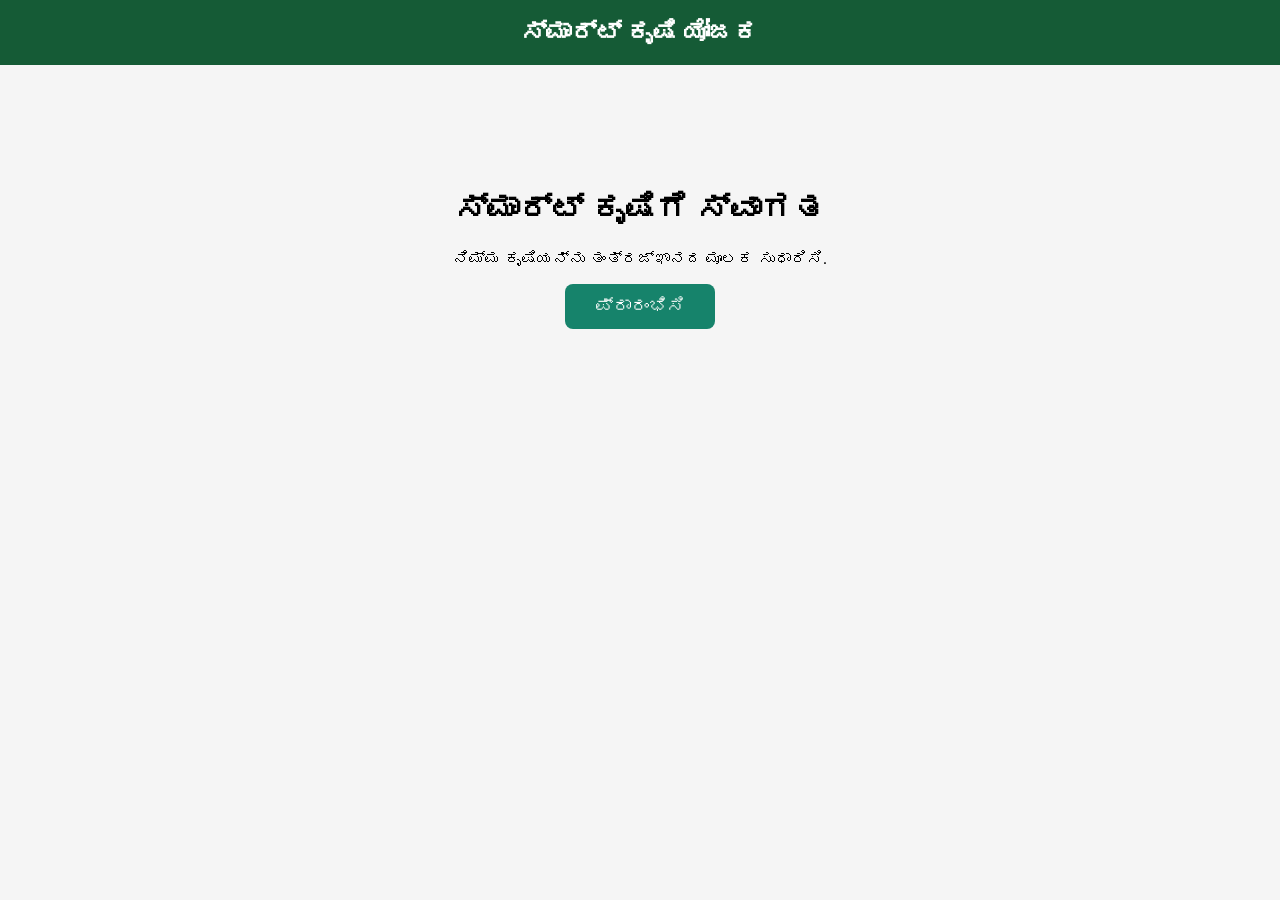
<file: frontend/index.html>
<!DOCTYPE html>
<html lang="kn">
<head>
    <meta charset="UTF-8">
    <meta name="viewport" content="width=device-width, initial-scale=1.0">
    <title>ಸ್ಮಾರ್ಟ್ ಕೃಷಿ ಯೋಜಕ</title>

    <style>
        body {
            font-family: Arial, sans-serif;
            margin: 0;
            background: #f5f5f5;
            text-align: center;
        }

        header {
            background: #155b36;
            color: white;
            padding: 18px;
            font-size: 25px;
            font-weight: bold;
        }

        .container {
            margin: 80px auto;
            padding: 25px;
        }

        button {
            background: #16836b;
            color: white;
            border: none;
            padding: 12px 30px;
            border-radius: 8px;
            cursor: pointer;
            font-size: 18px;
        }

        #customAlert {
            display: none;
            position: fixed;
            top: 40%;
            left: 50%;
            transform: translate(-50%, -50%);
            background: white;
            padding: 25px;
            width: 280px;
            border-radius: 12px;
            box-shadow: 0 0 20px #777;
            z-index: 9999;
        }

        #customAlert h3 {
            color: #155b36;
        }
    </style>
</head>

<body>

<header>
    ಸ್ಮಾರ್ಟ್ ಕೃಷಿ ಯೋಜಕ
</header>

<div class="container">
    <h1>ಸ್ಮಾರ್ಟ್ ಕೃಷಿಗೆ ಸ್ವಾಗತ</h1>

    <p>ನಿಮ್ಮ ಕೃಷಿಯನ್ನು ತಂತ್ರಜ್ಞಾನದ ಮೂಲಕ ಸುಧಾರಿಸಿ.</p>

    <button onclick="window.location.href='register.html'">
    ಪ್ರಾರಂಭಿಸಿ
</button>
</div>

<div id="customAlert">
    <h3>ಸಂದೇಶ</h3>
    <p id="alertMessage"></p>
    <button onclick="closeAlert()">ಸರಿ</button>
</div>

<script>
function showAlert(message) {
    document.getElementById("alertMessage").innerText = message;
    document.getElementById("customAlert").style.display = "block";
}

function closeAlert() {
    document.getElementById("customAlert").style.display = "none";
}
</script>

</body>
</html>
</file>
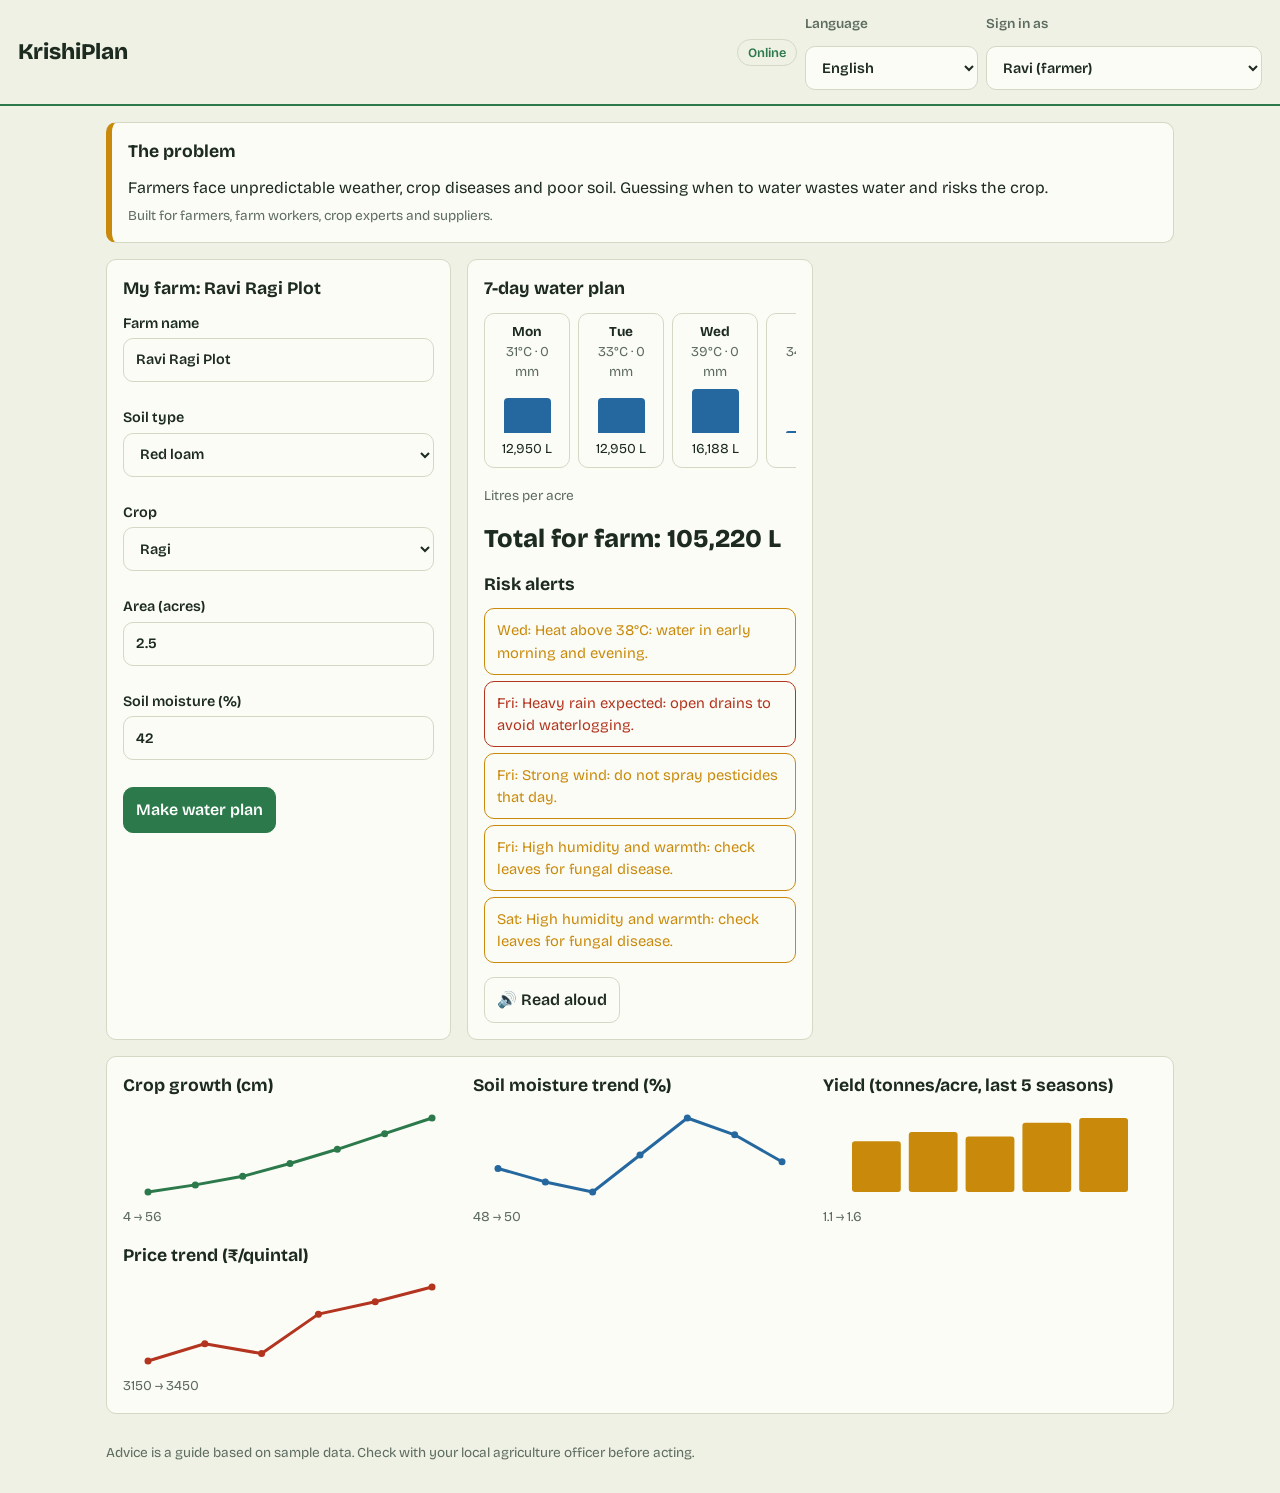
<file: frontend_c/frontend/index.html>
<!DOCTYPE html>
<html lang="en">
<head>
<meta charset="utf-8">
<meta name="viewport" content="width=device-width, initial-scale=1, viewport-fit=cover">
<title>KrishiPlan – Farm Water & Risk Planner</title>
<link rel="preconnect" href="https://fonts.googleapis.com">
<link href="https://fonts.googleapis.com/css2?family=Bricolage+Grotesque:wght@400;600;800&display=swap" rel="stylesheet">
<link rel="stylesheet" href="style.css">
</head>
<body>
<header>
  <h1 id="t_app">KrishiPlan</h1>
  <div class="bar">
    <span id="net" class="badge on" role="status"></span>
    <label class="bar" style="margin:0"><span id="t_lang" class="muted">Language</span>
      <select id="lang" aria-label="Language"><option value="en">English</option><option value="kn">ಕನ್ನಡ</option><option value="hi">हिन्दी</option></select></label>
    <label class="bar" style="margin:0"><span id="t_user" class="muted">Sign in as</span>
      <select id="user" aria-label="User"></select></label>
  </div>
</header>

<main>
  <section class="card intro" aria-labelledby="t_prob">
    <h2 id="t_prob"></h2>
    <p id="t_probtxt" style="margin:0 0 6px"></p>
    <p id="t_users" class="muted" style="margin:0"></p>
  </section>

  <div id="app" class="grid"></div>
</main>
<div id="toast" class="toast hidden" role="status"></div>

<script src="script.js"></script>
</body>
</html>
</file>
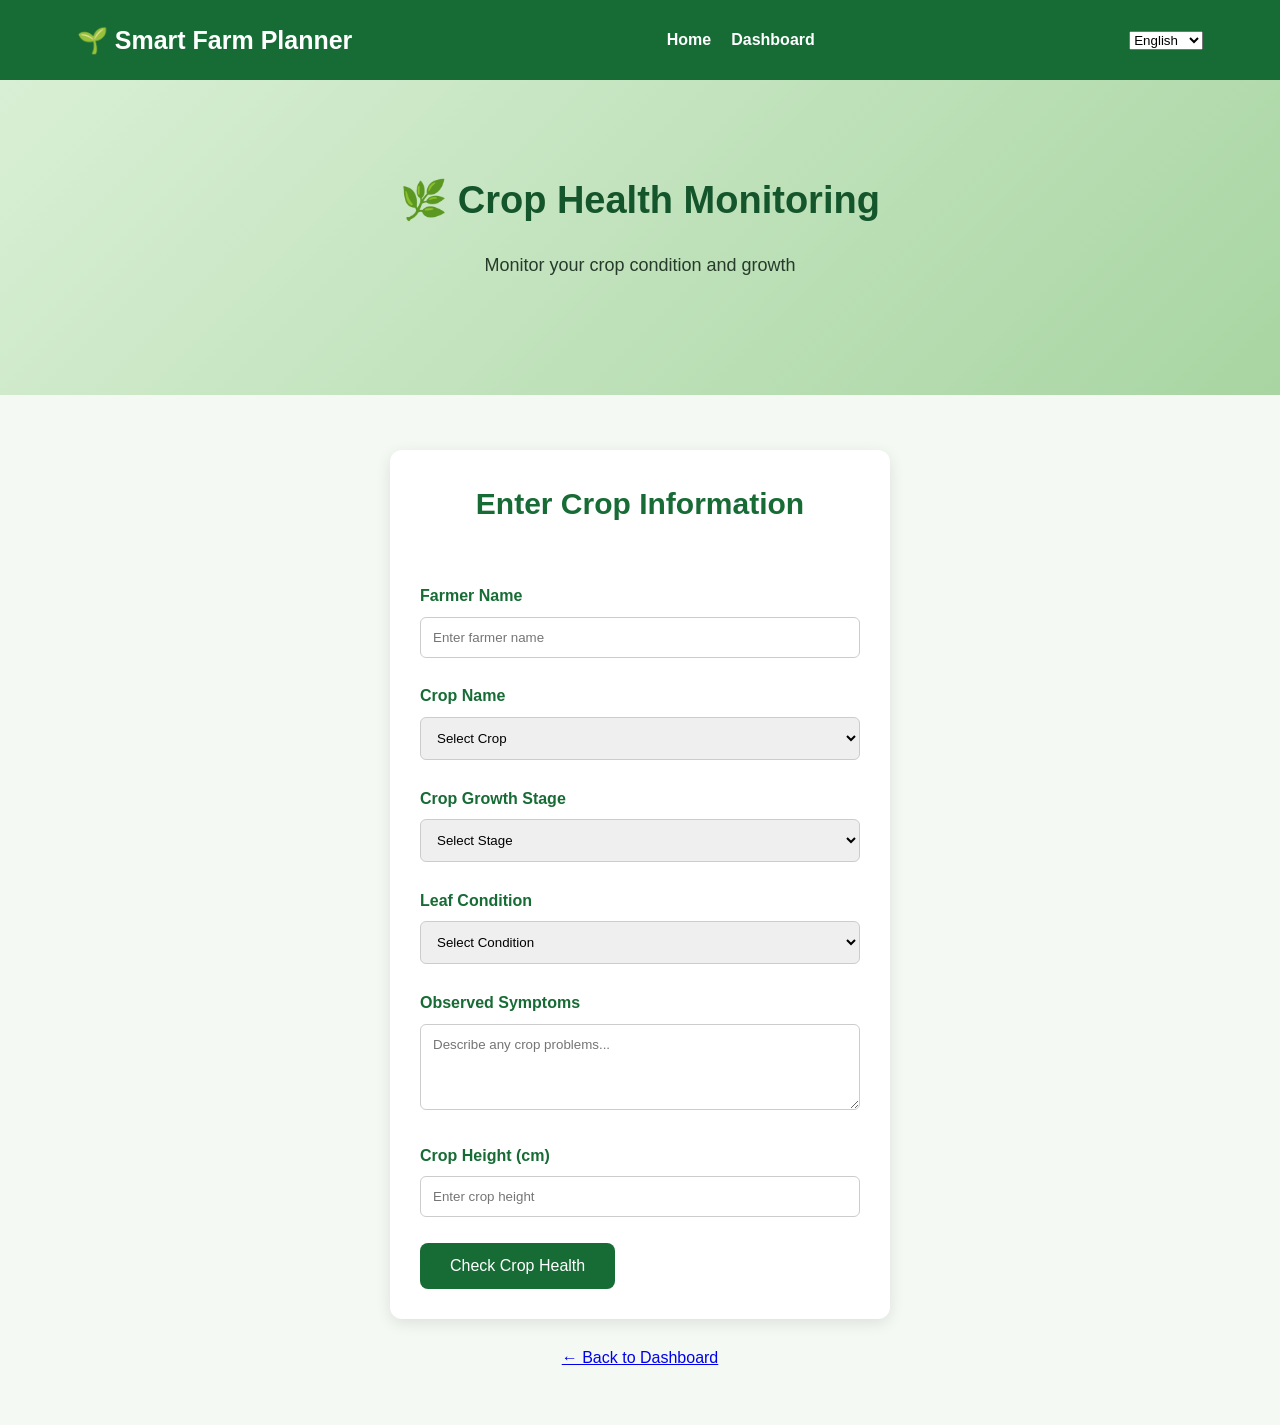
<file: frontend/crop-health.html>
<!DOCTYPE html>
<html lang="en">

<head>
    <meta charset="UTF-8">
    <meta name="viewport" content="width=device-width, initial-scale=1.0">
    <title>Crop Health - Smart Farm Planner</title>
    <link rel="stylesheet" href="style.css">
</head>

<body>

    <header>
        <h2>🌱 Smart Farm Planner</h2>

        <nav>
            <a href="index.html" data-key="home">Home</a>
            <a href="dashboard.html" data-key="dashboard">Dashboard</a>
        </nav>

        <select id="languageSelect" onchange="changeLanguage()">
            <option value="en">English</option>
            <option value="kn">ಕನ್ನಡ</option>
        </select>
    </header>

    <section class="hero">

        <h1 data-key="title">🌿 Crop Health Monitoring</h1>

        <p data-key="subtitle">Monitor your crop condition and growth</p>

    </section>

    <section class="features">

        <form id="cropHealthForm">

            <h2 data-key="formTitle">Enter Crop Information</h2>

            <br>

            <label data-key="farmer">Farmer Name</label>

            <input type="text" id="cropFarmer"
                data-placeholder="farmerPlaceholder"
                placeholder="Enter farmer name" required>

            <br><br>

            <label data-key="crop">Crop Name</label>

            <select id="cropName" required>
                <option value="" data-key="selectCrop">Select Crop</option>
                <option value="Rice" data-key="rice">Rice</option>
                <option value="Wheat" data-key="wheat">Wheat</option>
                <option value="Maize" data-key="maize">Maize</option>
                <option value="Tomato" data-key="tomato">Tomato</option>
                <option value="Ragi" data-key="ragi">Ragi</option>
                <option value="Sugarcane" data-key="sugarcane">Sugarcane</option>
                <option value="Groundnut" data-key="groundnut">Groundnut</option>
            </select>

            <br><br>

            <label data-key="stage">Crop Growth Stage</label>

            <select id="growthStage" required>
                <option value="" data-key="selectStage">Select Stage</option>
                <option value="Seedling" data-key="seedling">Seedling</option>
                <option value="Vegetative" data-key="vegetative">Vegetative</option>
                <option value="Flowering" data-key="flowering">Flowering</option>
                <option value="Fruiting" data-key="fruiting">Fruiting</option>
                <option value="Maturity" data-key="maturity">Maturity</option>
            </select>

            <br><br>

            <label data-key="leaf">Leaf Condition</label>

            <select id="leafCondition" required>
                <option value="" data-key="selectCondition">Select Condition</option>
                <option value="Green and Healthy" data-key="green">Green and Healthy</option>
                <option value="Yellow Leaves" data-key="yellow">Yellow Leaves</option>
                <option value="Brown Spots" data-key="brown">Brown Spots</option>
                <option value="Wilting" data-key="wilting">Wilting</option>
                <option value="Curled Leaves" data-key="curled">Curled Leaves</option>
            </select>

            <br><br>

            <label data-key="symptoms">Observed Symptoms</label>

            <textarea id="symptoms"
                data-placeholder="symptomsPlaceholder"
                placeholder="Describe any crop problems..."
                rows="4"></textarea>

            <br><br>

            <label data-key="height">Crop Height (cm)</label>

            <input type="number" id="cropHeight"
                min="0" step="0.1"
                data-placeholder="heightPlaceholder"
                placeholder="Enter crop height" required>

            <br><br>

            <button type="submit" data-key="check">
                Check Crop Health
            </button>

        </form>

        <div id="cropHealthResult"></div>

        <br>

        <a href="dashboard.html" data-key="back">← Back to Dashboard</a>

    </section>

    <script src="script.js"></script>

    <script>
        const cropTranslations = {
            en: {
                home: "Home",
                dashboard: "Dashboard",
                title: "🌿 Crop Health Monitoring",
                subtitle: "Monitor your crop condition and growth",
                formTitle: "Enter Crop Information",
                farmer: "Farmer Name",
                farmerPlaceholder: "Enter farmer name",
                crop: "Crop Name",
                selectCrop: "Select Crop",
                rice: "Rice",
                wheat: "Wheat",
                maize: "Maize",
                tomato: "Tomato",
                ragi: "Ragi",
                sugarcane: "Sugarcane",
                groundnut: "Groundnut",
                stage: "Crop Growth Stage",
                selectStage: "Select Stage",
                seedling: "Seedling",
                vegetative: "Vegetative",
                flowering: "Flowering",
                fruiting: "Fruiting",
                maturity: "Maturity",
                leaf: "Leaf Condition",
                selectCondition: "Select Condition",
                green: "Green and Healthy",
                yellow: "Yellow Leaves",
                brown: "Brown Spots",
                wilting: "Wilting",
                curled: "Curled Leaves",
                symptoms: "Observed Symptoms",
                symptomsPlaceholder: "Describe any crop problems...",
                height: "Crop Height (cm)",
                heightPlaceholder: "Enter crop height",
                check: "Check Crop Health",
                back: "← Back to Dashboard"
            },

            kn: {
                home: "ಮುಖಪುಟ",
                dashboard: "ಡ್ಯಾಶ್‌ಬೋರ್ಡ್",
                title: "🌿 ಬೆಳೆ ಆರೋಗ್ಯ ಮೇಲ್ವಿಚಾರಣೆ",
                subtitle: "ನಿಮ್ಮ ಬೆಳೆಯ ಸ್ಥಿತಿ ಮತ್ತು ಬೆಳವಣಿಗೆಯನ್ನು ಗಮನಿಸಿ",
                formTitle: "ಬೆಳೆಯ ಮಾಹಿತಿಯನ್ನು ನಮೂದಿಸಿ",
                farmer: "ರೈತರ ಹೆಸರು",
                farmerPlaceholder: "ರೈತರ ಹೆಸರನ್ನು ನಮೂದಿಸಿ",
                crop: "ಬೆಳೆಯ ಹೆಸರು",
                selectCrop: "ಬೆಳೆಯನ್ನು ಆಯ್ಕೆಮಾಡಿ",
                rice: "ಭತ್ತ",
                wheat: "ಗೋಧಿ",
                maize: "ಮೆಕ್ಕೆಜೋಳ",
                tomato: "ಟೊಮೆಟೊ",
                ragi: "ರಾಗಿ",
                sugarcane: "ಕಬ್ಬು",
                groundnut: "ಕಡಲೆಕಾಯಿ",
                stage: "ಬೆಳೆಯ ಬೆಳವಣಿಗೆಯ ಹಂತ",
                selectStage: "ಹಂತವನ್ನು ಆಯ್ಕೆಮಾಡಿ",
                seedling: "ಸಸಿ ಹಂತ",
                vegetative: "ಸಸ್ಯ ಬೆಳವಣಿಗೆಯ ಹಂತ",
                flowering: "ಹೂ ಬಿಡುವ ಹಂತ",
                fruiting: "ಹಣ್ಣು ಬಿಡುವ ಹಂತ",
                maturity: "ಪಕ್ವತೆಯ ಹಂತ",
                leaf: "ಎಲೆಗಳ ಸ್ಥಿತಿ",
                selectCondition: "ಸ್ಥಿತಿಯನ್ನು ಆಯ್ಕೆಮಾಡಿ",
                green: "ಹಸಿರು ಮತ್ತು ಆರೋಗ್ಯಕರ",
                yellow: "ಹಳದಿ ಎಲೆಗಳು",
                brown: "ಕಂದು ಬಣ್ಣದ ಕಲೆಗಳು",
                wilting: "ಬಾಡುತ್ತಿರುವ ಎಲೆಗಳು",
                curled: "ಸುರುಳಿಯಾದ ಎಲೆಗಳು",
                symptoms: "ಕಂಡುಬಂದ ಲಕ್ಷಣಗಳು",
                symptomsPlaceholder: "ಬೆಳೆಯ ಸಮಸ್ಯೆಗಳನ್ನು ವಿವರಿಸಿ...",
                height: "ಬೆಳೆಯ ಎತ್ತರ (ಸೆಂ.ಮೀ.)",
                heightPlaceholder: "ಬೆಳೆಯ ಎತ್ತರವನ್ನು ನಮೂದಿಸಿ",
                check: "ಬೆಳೆಯ ಆರೋಗ್ಯ ಪರಿಶೀಲಿಸಿ",
                back: "← ಡ್ಯಾಶ್‌ಬೋರ್ಡ್‌ಗೆ ಹಿಂತಿರುಗಿ"
            }
        };

        function changeLanguage() {
            const lang = document.getElementById("languageSelect").value;

            localStorage.setItem("farmLanguage", lang);

            document.querySelectorAll("[data-key]").forEach(element => {
                const key = element.getAttribute("data-key");
                element.textContent = cropTranslations[lang][key];
            });

            document.querySelectorAll("[data-placeholder]").forEach(element => {
                const key = element.getAttribute("data-placeholder");
                element.placeholder = cropTranslations[lang][key];
            });
        }

        window.addEventListener("DOMContentLoaded", function () {
            const savedLanguage = localStorage.getItem("farmLanguage") || "en";
            document.getElementById("languageSelect").value = savedLanguage;
            changeLanguage();
        });
    </script>

</body>
</html>
</file>
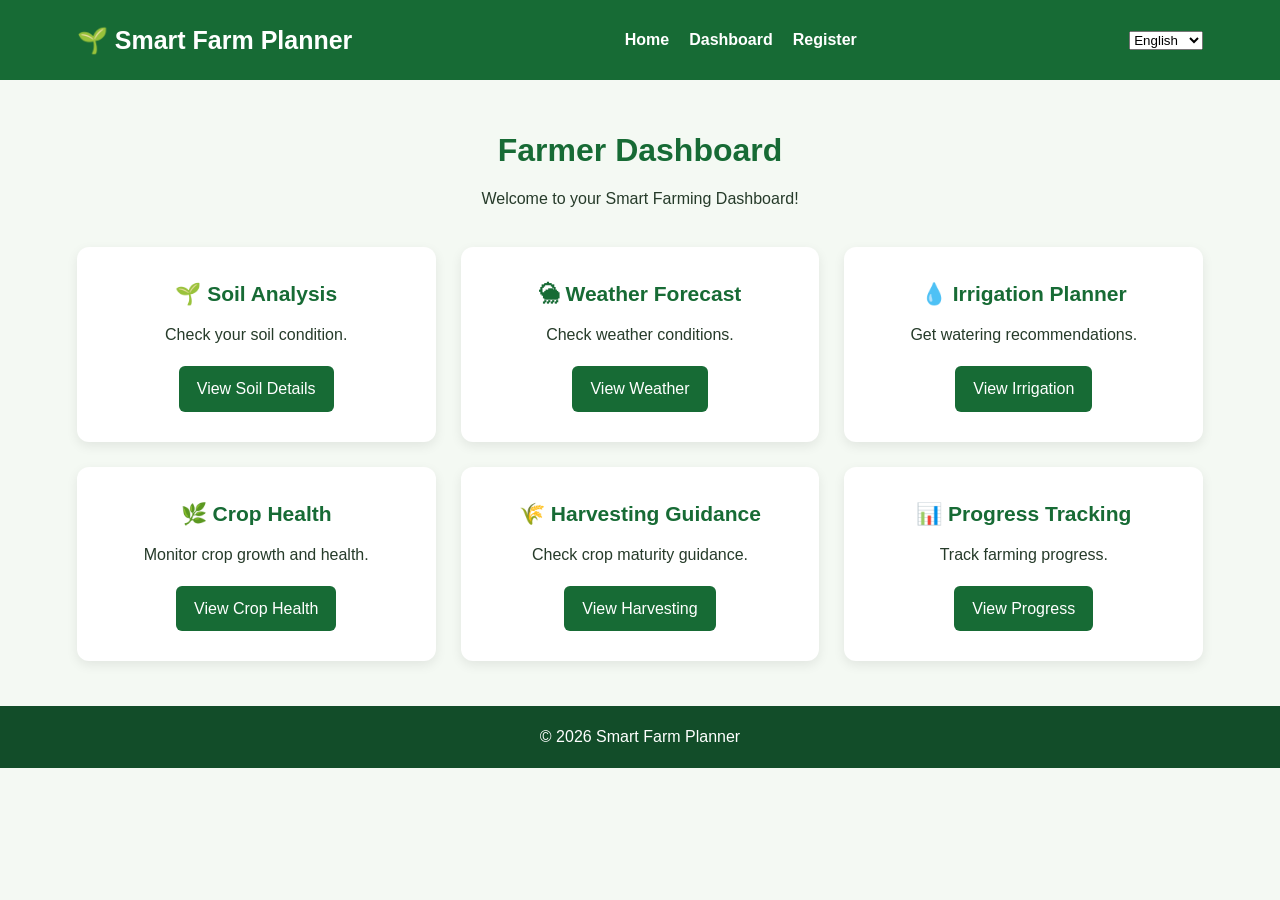
<file: frontend/dashboard.html>
<!DOCTYPE html>
<html lang="en">

<head>
    <meta charset="UTF-8">
    <meta name="viewport" content="width=device-width, initial-scale=1.0">
    <title>Farmer Dashboard</title>
    <link rel="stylesheet" href="style.css">
</head>

<body>

    <header>
        <h2>🌱 Smart Farm Planner</h2>

        <nav>
            <a href="index.html" data-translate="home">Home</a>
            <a href="dashboard.html" data-translate="dashboardLink">Dashboard</a>
            <a href="register.html" data-translate="register">Register</a>
        </nav>

        <select id="languageSelect" onchange="changeDashboardLanguage()">
            <option value="en">English</option>
            <option value="kn">ಕನ್ನಡ</option>
        </select>
    </header>

    <section class="dashboard">

        <h1 data-translate="dashboard">Farmer Dashboard</h1>

        <p data-translate="welcome">Welcome to your Smart Farming Dashboard!</p>

        <div class="dashboard-container">

            <div class="dashboard-card">
                <h2 data-translate="soil">🌱 Soil Analysis</h2>
                <p data-translate="soilDesc">Check your soil condition.</p>
                <a href="soil.html" data-translate="soilLink">View Soil Details</a>
            </div>

            <div class="dashboard-card">
                <h2 data-translate="weather">🌦 Weather Forecast</h2>
                <p data-translate="weatherDesc">Check weather conditions.</p>
                <a href="weather.html" data-translate="weatherLink">View Weather</a>
            </div>

            <div class="dashboard-card">
                <h2 data-translate="irrigation">💧 Irrigation Planner</h2>
                <p data-translate="irrigationDesc">Get watering recommendations.</p>
                <a href="irrigation.html" data-translate="irrigationLink">View Irrigation</a>
            </div>

            <div class="dashboard-card">
                <h2 data-translate="cropHealth">🌿 Crop Health</h2>
                <p data-translate="cropHealthDesc">Monitor crop growth and health.</p>
                <a href="crop-health.html" data-translate="cropHealthLink">View Crop Health</a>
            </div>

            <div class="dashboard-card">
                <h2 data-translate="harvesting">🌾 Harvesting Guidance</h2>
                <p data-translate="harvestingDesc">Check crop maturity guidance.</p>
                <a href="harvesting.html" data-translate="harvestingLink">View Harvesting</a>
            </div>

            <div class="dashboard-card">
                <h2 data-translate="progress">📊 Progress Tracking</h2>
                <p data-translate="progressDesc">Track farming progress.</p>
                <a href="progress.html" data-translate="progressLink">View Progress</a>
            </div>

        </div>
    </section>

    <footer>
        <p data-translate="copyright">© 2026 Smart Farm Planner</p>
    </footer>

    <script src="script.js"></script>

    <script>
        const dashboardTranslations = {
            en: {
                home: "Home",
                dashboardLink: "Dashboard",
                register: "Register",
                dashboard: "Farmer Dashboard",
                welcome: "Welcome to your Smart Farming Dashboard!",
                soil: "🌱 Soil Analysis",
                soilDesc: "Check your soil condition.",
                soilLink: "View Soil Details",
                weather: "🌦 Weather Forecast",
                weatherDesc: "Check weather conditions.",
                weatherLink: "View Weather",
                irrigation: "💧 Irrigation Planner",
                irrigationDesc: "Get watering recommendations.",
                irrigationLink: "View Irrigation",
                cropHealth: "🌿 Crop Health",
                cropHealthDesc: "Monitor crop growth and health.",
                cropHealthLink: "View Crop Health",
                harvesting: "🌾 Harvesting Guidance",
                harvestingDesc: "Check crop maturity guidance.",
                harvestingLink: "View Harvesting",
                progress: "📊 Progress Tracking",
                progressDesc: "Track farming progress.",
                progressLink: "View Progress",
                copyright: "© 2026 Smart Farm Planner"
            },

            kn: {
                home: "ಮುಖಪುಟ",
                dashboardLink: "ಡ್ಯಾಶ್‌ಬೋರ್ಡ್",
                register: "ನೋಂದಣಿ",
                dashboard: "ರೈತರ ಡ್ಯಾಶ್‌ಬೋರ್ಡ್",
                welcome: "ನಿಮ್ಮ ಸ್ಮಾರ್ಟ್ ಕೃಷಿ ಡ್ಯಾಶ್‌ಬೋರ್ಡ್‌ಗೆ ಸ್ವಾಗತ!",
                soil: "🌱 ಮಣ್ಣಿನ ವಿಶ್ಲೇಷಣೆ",
                soilDesc: "ನಿಮ್ಮ ಮಣ್ಣಿನ ಸ್ಥಿತಿಯನ್ನು ಪರಿಶೀಲಿಸಿ.",
                soilLink: "ಮಣ್ಣಿನ ವಿವರಗಳನ್ನು ವೀಕ್ಷಿಸಿ",
                weather: "🌦 ಹವಾಮಾನ ಮುನ್ಸೂಚನೆ",
                weatherDesc: "ಹವಾಮಾನ ಪರಿಸ್ಥಿತಿಯನ್ನು ಪರಿಶೀಲಿಸಿ.",
                weatherLink: "ಹವಾಮಾನ ವೀಕ್ಷಿಸಿ",
                irrigation: "💧 ನೀರಾವರಿ ಯೋಜಕ",
                irrigationDesc: "ನೀರಾವರಿ ಸಲಹೆಗಳನ್ನು ಪಡೆಯಿರಿ.",
                irrigationLink: "ನೀರಾವರಿ ವೀಕ್ಷಿಸಿ",
                cropHealth: "🌿 ಬೆಳೆ ಆರೋಗ್ಯ",
                cropHealthDesc: "ಬೆಳೆಯ ಬೆಳವಣಿಗೆ ಮತ್ತು ಆರೋಗ್ಯವನ್ನು ಗಮನಿಸಿ.",
                cropHealthLink: "ಬೆಳೆ ಆರೋಗ್ಯ ವೀಕ್ಷಿಸಿ",
                harvesting: "🌾 ಕೊಯ್ಲು ಮಾರ್ಗದರ್ಶನ",
                harvestingDesc: "ಬೆಳೆಯ ಪಕ್ವತೆಯ ಮಾಹಿತಿಯನ್ನು ಪರಿಶೀಲಿಸಿ.",
                harvestingLink: "ಕೊಯ್ಲು ಮಾಹಿತಿ ವೀಕ್ಷಿಸಿ",
                progress: "📊 ಪ್ರಗತಿ ಮೇಲ್ವಿಚಾರಣೆ",
                progressDesc: "ಕೃಷಿಯ ಪ್ರಗತಿಯನ್ನು ಗಮನಿಸಿ.",
                progressLink: "ಪ್ರಗತಿ ವೀಕ್ಷಿಸಿ",
                copyright: "© 2026 ಸ್ಮಾರ್ಟ್ ಫಾರ್ಮ್ ಪ್ಲಾನರ್"
            }
        };

        function changeDashboardLanguage() {
            const lang = document.getElementById("languageSelect").value;

            localStorage.setItem("farmLanguage", lang);

            document.querySelectorAll("[data-translate]").forEach(element => {
                const key = element.getAttribute("data-translate");
                element.textContent = dashboardTranslations[lang][key];
            });
        }

        window.addEventListener("DOMContentLoaded", function () {
            const savedLanguage = localStorage.getItem("farmLanguage") || "en";
            document.getElementById("languageSelect").value = savedLanguage;
            changeDashboardLanguage();
        });
    </script>

</body>
</html>
</file>
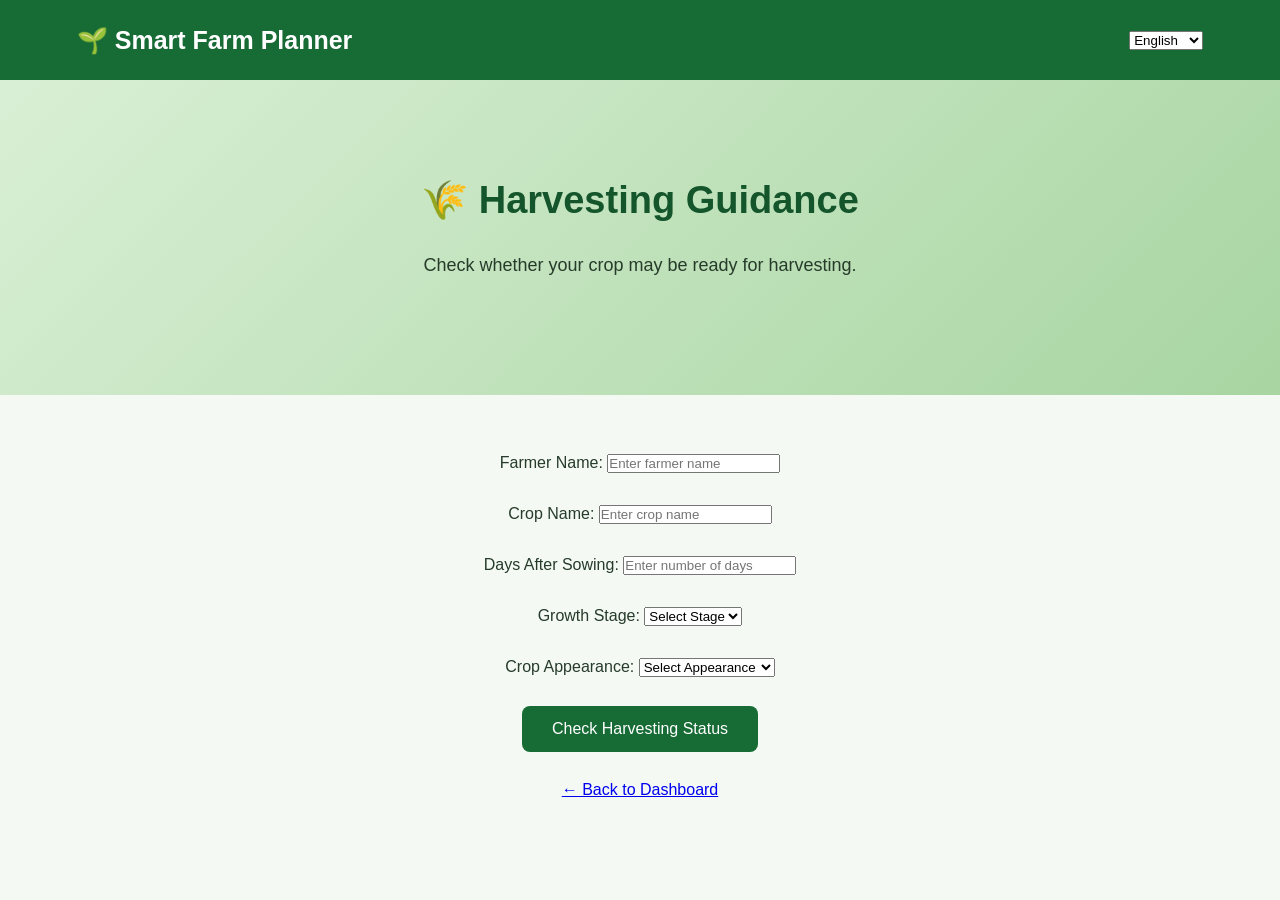
<file: frontend/harvesting.html>
<!DOCTYPE html>
<html lang="en">

<head>
    <meta charset="UTF-8">
    <meta name="viewport" content="width=device-width, initial-scale=1.0">
    <title>Harvesting Guidance</title>
    <link rel="stylesheet" href="style.css">
</head>

<body>

    <header>
        <h2>🌱 Smart Farm Planner</h2>

        <select id="languageSelect" onchange="changeLanguage()">
            <option value="en">English</option>
            <option value="kn">ಕನ್ನಡ</option>
        </select>
    </header>

    <section class="hero">

        <h1 data-key="title">🌾 Harvesting Guidance</h1>

        <p data-key="description">
            Check whether your crop may be ready for harvesting.
        </p>

    </section>

    <section class="features">

        <form id="harvestForm">

            <label data-key="farmer">Farmer Name:</label>
            <input type="text" id="farmerName"
                data-placeholder="farmerPlaceholder"
                placeholder="Enter farmer name" required>

            <br><br>

            <label data-key="crop">Crop Name:</label>
            <input type="text" id="cropName"
                data-placeholder="cropPlaceholder"
                placeholder="Enter crop name" required>

            <br><br>

            <label data-key="days">Days After Sowing:</label>
            <input type="number" id="days" min="0"
                data-placeholder="daysPlaceholder"
                placeholder="Enter number of days" required>

            <br><br>

            <label data-key="stage">Growth Stage:</label>

            <select id="stage" required>
                <option value="" data-key="selectStage">Select Stage</option>
                <option value="Seedling" data-key="seedling">Seedling</option>
                <option value="Vegetative" data-key="vegetative">Vegetative</option>
                <option value="Flowering" data-key="flowering">Flowering</option>
                <option value="Fruiting" data-key="fruiting">Fruiting</option>
                <option value="Maturity" data-key="maturity">Maturity</option>
            </select>

            <br><br>

            <label data-key="appearance">Crop Appearance:</label>

            <select id="appearance" required>
                <option value="" data-key="selectAppearance">Select Appearance</option>
                <option value="Green and growing" data-key="green">Green and growing</option>
                <option value="Yellowing or drying" data-key="yellow">Yellowing or drying</option>
                <option value="Fully mature" data-key="mature">Fully mature</option>
            </select>

            <br><br>

            <button type="submit" data-key="check">
                Check Harvesting Status
            </button>

        </form>

        <div id="harvestResult"></div>

        <br>

        <a href="dashboard.html" data-key="back">← Back to Dashboard</a>

    </section>

    <script src="script.js"></script>

    <script>
        const harvestTranslations = {
            en: {
                title: "🌾 Harvesting Guidance",
                description: "Check whether your crop may be ready for harvesting.",
                farmer: "Farmer Name:",
                farmerPlaceholder: "Enter farmer name",
                crop: "Crop Name:",
                cropPlaceholder: "Enter crop name",
                days: "Days After Sowing:",
                daysPlaceholder: "Enter number of days",
                stage: "Growth Stage:",
                selectStage: "Select Stage",
                seedling: "Seedling",
                vegetative: "Vegetative",
                flowering: "Flowering",
                fruiting: "Fruiting",
                maturity: "Maturity",
                appearance: "Crop Appearance:",
                selectAppearance: "Select Appearance",
                green: "Green and growing",
                yellow: "Yellowing or drying",
                mature: "Fully mature",
                check: "Check Harvesting Status",
                back: "← Back to Dashboard"
            },

            kn: {
                title: "🌾 ಕೊಯ್ಲು ಮಾರ್ಗದರ್ಶನ",
                description: "ನಿಮ್ಮ ಬೆಳೆ ಕೊಯ್ಲಿಗೆ ಸಿದ್ಧವಾಗಿದೆಯೇ ಎಂದು ಪರಿಶೀಲಿಸಿ.",
                farmer: "ರೈತರ ಹೆಸರು:",
                farmerPlaceholder: "ರೈತರ ಹೆಸರನ್ನು ನಮೂದಿಸಿ",
                crop: "ಬೆಳೆಯ ಹೆಸರು:",
                cropPlaceholder: "ಬೆಳೆಯ ಹೆಸರನ್ನು ನಮೂದಿಸಿ",
                days: "ಬಿತ್ತನೆಯ ನಂತರದ ದಿನಗಳು:",
                daysPlaceholder: "ದಿನಗಳ ಸಂಖ್ಯೆಯನ್ನು ನಮೂದಿಸಿ",
                stage: "ಬೆಳವಣಿಗೆಯ ಹಂತ:",
                selectStage: "ಹಂತವನ್ನು ಆಯ್ಕೆಮಾಡಿ",
                seedling: "ಸಸಿ ಹಂತ",
                vegetative: "ಸಸ್ಯ ಬೆಳವಣಿಗೆಯ ಹಂತ",
                flowering: "ಹೂ ಬಿಡುವ ಹಂತ",
                fruiting: "ಹಣ್ಣು ಬಿಡುವ ಹಂತ",
                maturity: "ಪಕ್ವತೆಯ ಹಂತ",
                appearance: "ಬೆಳೆಯ ನೋಟ:",
                selectAppearance: "ಬೆಳೆಯ ನೋಟವನ್ನು ಆಯ್ಕೆಮಾಡಿ",
                green: "ಹಸಿರಾಗಿ ಬೆಳೆಯುತ್ತಿದೆ",
                yellow: "ಹಳದಿಯಾಗುತ್ತಿದೆ ಅಥವಾ ಒಣಗುತ್ತಿದೆ",
                mature: "ಸಂಪೂರ್ಣವಾಗಿ ಪಕ್ವವಾಗಿದೆ",
                check: "ಕೊಯ್ಲಿನ ಸ್ಥಿತಿಯನ್ನು ಪರಿಶೀಲಿಸಿ",
                back: "← ಡ್ಯಾಶ್‌ಬೋರ್ಡ್‌ಗೆ ಹಿಂತಿರುಗಿ"
            }
        };

        function changeLanguage() {
            const lang = document.getElementById("languageSelect").value;

            localStorage.setItem("farmLanguage", lang);

            document.querySelectorAll("[data-key]").forEach(element => {
                const key = element.getAttribute("data-key");
                element.textContent = harvestTranslations[lang][key];
            });

            document.querySelectorAll("[data-placeholder]").forEach(element => {
                const key = element.getAttribute("data-placeholder");
                element.placeholder = harvestTranslations[lang][key];
            });
        }

        window.addEventListener("DOMContentLoaded", function () {
            const savedLanguage = localStorage.getItem("farmLanguage") || "en";
            document.getElementById("languageSelect").value = savedLanguage;
            changeLanguage();
        });
    </script>

</body>
</html>
</file>
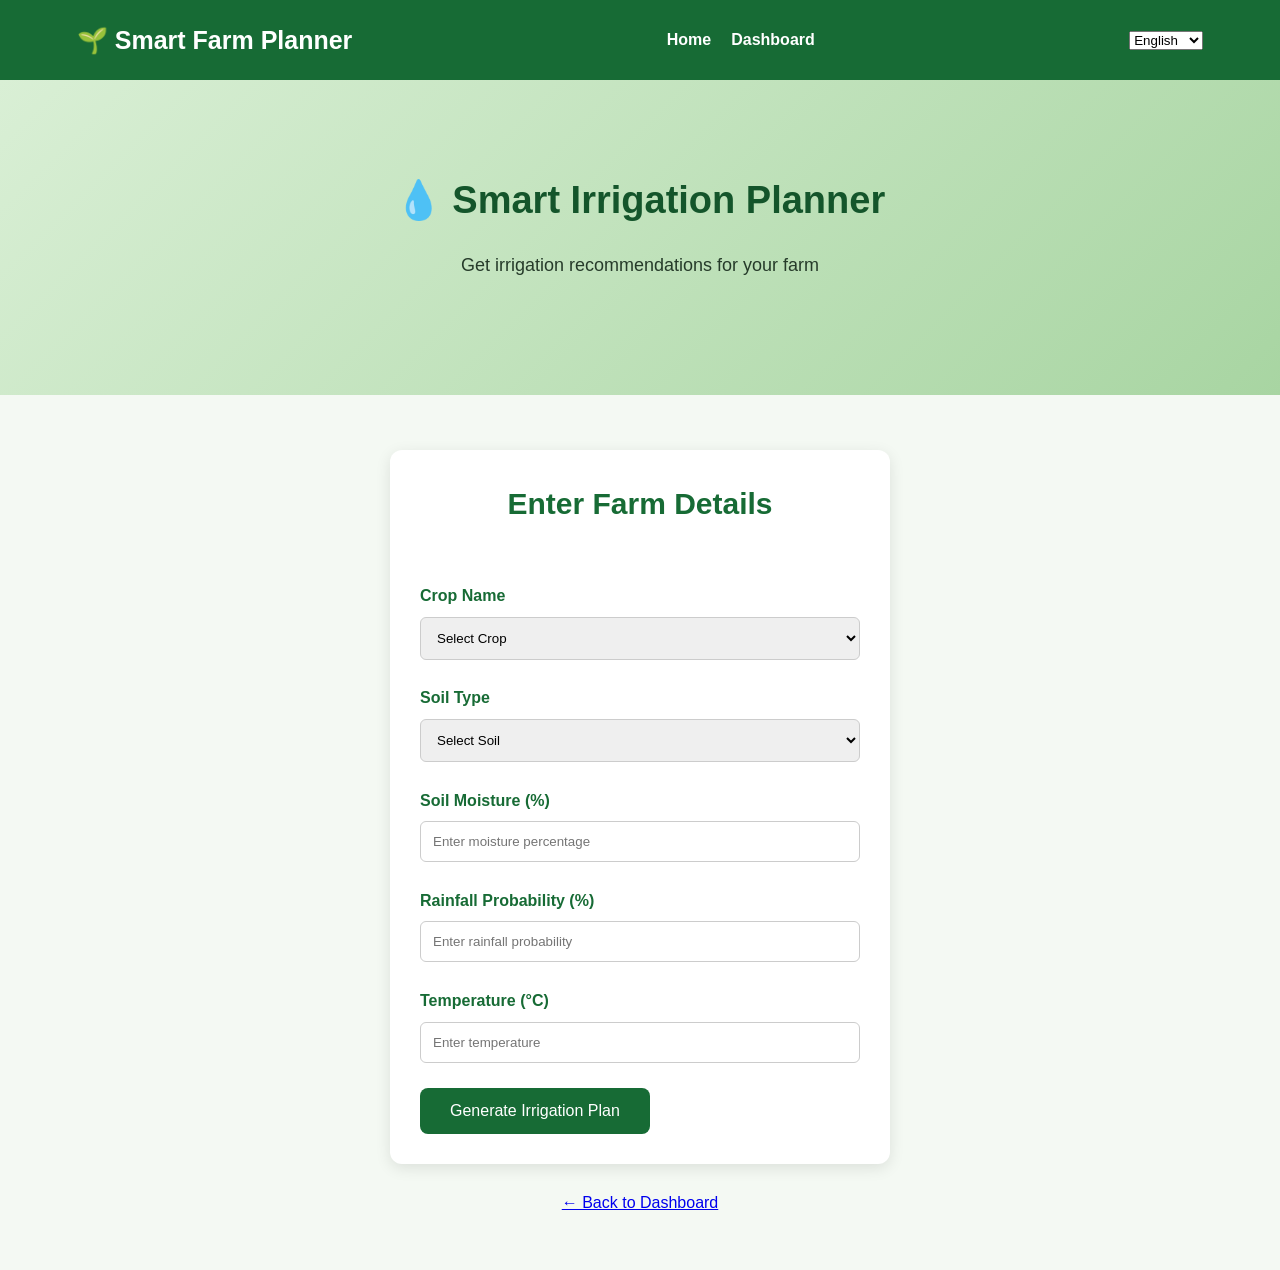
<file: frontend/irrigation.html>
<!DOCTYPE html>
<html lang="en">

<head>
    <meta charset="UTF-8">
    <meta name="viewport" content="width=device-width, initial-scale=1.0">
    <title>Smart Irrigation Planner</title>
    <link rel="stylesheet" href="style.css">
</head>

<body>

    <header>
        <h2>🌱 Smart Farm Planner</h2>

        <nav>
            <a href="index.html" data-key="home">Home</a>
            <a href="dashboard.html" data-key="dashboard">Dashboard</a>
        </nav>

        <select id="languageSelect" onchange="changeLanguage()">
            <option value="en">English</option>
            <option value="kn">ಕನ್ನಡ</option>
        </select>
    </header>

    <section class="hero">

        <h1 data-key="title">💧 Smart Irrigation Planner</h1>

        <p data-key="description">
            Get irrigation recommendations for your farm
        </p>

    </section>

    <section class="features">

        <form id="irrigationForm">

            <h2 data-key="formTitle">Enter Farm Details</h2>

            <br>

            <label data-key="cropLabel">Crop Name</label>

            <select id="crop" required>
                <option value="" data-key="selectCrop">Select Crop</option>
                <option value="Rice" data-key="rice">Rice</option>
                <option value="Wheat" data-key="wheat">Wheat</option>
                <option value="Maize" data-key="maize">Maize</option>
                <option value="Tomato" data-key="tomato">Tomato</option>
                <option value="Sugarcane" data-key="sugarcane">Sugarcane</option>
                <option value="Ragi" data-key="ragi">Ragi</option>
                <option value="Groundnut" data-key="groundnut">Groundnut</option>
            </select>

            <br><br>

            <label data-key="soilLabel">Soil Type</label>

            <select id="irrigationSoil" required>
                <option value="" data-key="selectSoil">Select Soil</option>
                <option value="Red Soil" data-key="red">Red Soil</option>
                <option value="Black Soil" data-key="black">Black Soil</option>
                <option value="Clay Soil" data-key="clay">Clay Soil</option>
                <option value="Sandy Soil" data-key="sandy">Sandy Soil</option>
                <option value="Loamy Soil" data-key="loamy">Loamy Soil</option>
            </select>

            <br><br>

            <label data-key="moistureLabel">Soil Moisture (%)</label>

            <input type="number" id="irrigationMoisture"
                min="0" max="100" required
                data-placeholder="moisturePlaceholder"
                placeholder="Enter moisture percentage">

            <br><br>

            <label data-key="rainfallLabel">Rainfall Probability (%)</label>

            <input type="number" id="rainfall"
                min="0" max="100" required
                data-placeholder="rainfallPlaceholder"
                placeholder="Enter rainfall probability">

            <br><br>

            <label data-key="temperatureLabel">Temperature (°C)</label>

            <input type="number" id="temperature"
                min="-10" max="60" step="0.1"
                required
                data-placeholder="temperaturePlaceholder"
                placeholder="Enter temperature">

            <br><br>

            <button type="submit" data-key="generate">
                Generate Irrigation Plan
            </button>

        </form>

        <div id="irrigationResult"></div>

        <br>

        <a href="dashboard.html" data-key="back">
            ← Back to Dashboard
        </a>

    </section>

    <script src="script.js"></script>

    <script>
        const irrigationTranslations = {

            en: {
                home: "Home",
                dashboard: "Dashboard",
                title: "💧 Smart Irrigation Planner",
                description: "Get irrigation recommendations for your farm",
                formTitle: "Enter Farm Details",
                cropLabel: "Crop Name",
                selectCrop: "Select Crop",
                rice: "Rice",
                wheat: "Wheat",
                maize: "Maize",
                tomato: "Tomato",
                sugarcane: "Sugarcane",
                ragi: "Ragi",
                groundnut: "Groundnut",
                soilLabel: "Soil Type",
                selectSoil: "Select Soil",
                red: "Red Soil",
                black: "Black Soil",
                clay: "Clay Soil",
                sandy: "Sandy Soil",
                loamy: "Loamy Soil",
                moistureLabel: "Soil Moisture (%)",
                moisturePlaceholder: "Enter moisture percentage",
                rainfallLabel: "Rainfall Probability (%)",
                rainfallPlaceholder: "Enter rainfall probability",
                temperatureLabel: "Temperature (°C)",
                temperaturePlaceholder: "Enter temperature",
                generate: "Generate Irrigation Plan",
                back: "← Back to Dashboard"
            },

            kn: {
                home: "ಮುಖಪುಟ",
                dashboard: "ಡ್ಯಾಶ್‌ಬೋರ್ಡ್",
                title: "💧 ಸ್ಮಾರ್ಟ್ ನೀರಾವರಿ ಯೋಜಕ",
                description: "ನಿಮ್ಮ ಕೃಷಿಗೆ ನೀರಾವರಿ ಸಲಹೆಗಳನ್ನು ಪಡೆಯಿರಿ",
                formTitle: "ಕೃಷಿ ವಿವರಗಳನ್ನು ನಮೂದಿಸಿ",
                cropLabel: "ಬೆಳೆಯ ಹೆಸರು",
                selectCrop: "ಬೆಳೆಯನ್ನು ಆಯ್ಕೆಮಾಡಿ",
                rice: "ಭತ್ತ",
                wheat: "ಗೋಧಿ",
                maize: "ಮೆಕ್ಕೆಜೋಳ",
                tomato: "ಟೊಮೆಟೊ",
                sugarcane: "ಕಬ್ಬು",
                ragi: "ರಾಗಿ",
                groundnut: "ಕಡಲೆಕಾಯಿ",
                soilLabel: "ಮಣ್ಣಿನ ವಿಧ",
                selectSoil: "ಮಣ್ಣನ್ನು ಆಯ್ಕೆಮಾಡಿ",
                red: "ಕೆಂಪು ಮಣ್ಣು",
                black: "ಕಪ್ಪು ಮಣ್ಣು",
                clay: "ಜೇಡಿ ಮಣ್ಣು",
                sandy: "ಮರಳು ಮಣ್ಣು",
                loamy: "ಲೋಮಿ ಮಣ್ಣು",
                moistureLabel: "ಮಣ್ಣಿನ ತೇವಾಂಶ (%)",
                moisturePlaceholder: "ತೇವಾಂಶದ ಪ್ರಮಾಣವನ್ನು ನಮೂದಿಸಿ",
                rainfallLabel: "ಮಳೆಯ ಸಂಭವನೀಯತೆ (%)",
                rainfallPlaceholder: "ಮಳೆಯ ಸಂಭವನೀಯತೆಯನ್ನು ನಮೂದಿಸಿ",
                temperatureLabel: "ತಾಪಮಾನ (°C)",
                temperaturePlaceholder: "ತಾಪಮಾನವನ್ನು ನಮೂದಿಸಿ",
                generate: "ನೀರಾವರಿ ಯೋಜನೆಯನ್ನು ರಚಿಸಿ",
                back: "← ಡ್ಯಾಶ್‌ಬೋರ್ಡ್‌ಗೆ ಹಿಂತಿರುಗಿ"
            }
        };

        function changeLanguage() {

            const lang = document.getElementById("languageSelect").value;

            localStorage.setItem("farmLanguage", lang);

            document.querySelectorAll("[data-key]").forEach(element => {
                const key = element.getAttribute("data-key");
                element.textContent = irrigationTranslations[lang][key];
            });

            document.querySelectorAll("[data-placeholder]").forEach(element => {
                const key = element.getAttribute("data-placeholder");
                element.placeholder = irrigationTranslations[lang][key];
            });
        }

        window.addEventListener("DOMContentLoaded", function () {

            const savedLanguage = localStorage.getItem("farmLanguage") || "en";

            document.getElementById("languageSelect").value = savedLanguage;

            changeLanguage();

        });
    </script>

</body>
</html>
</file>
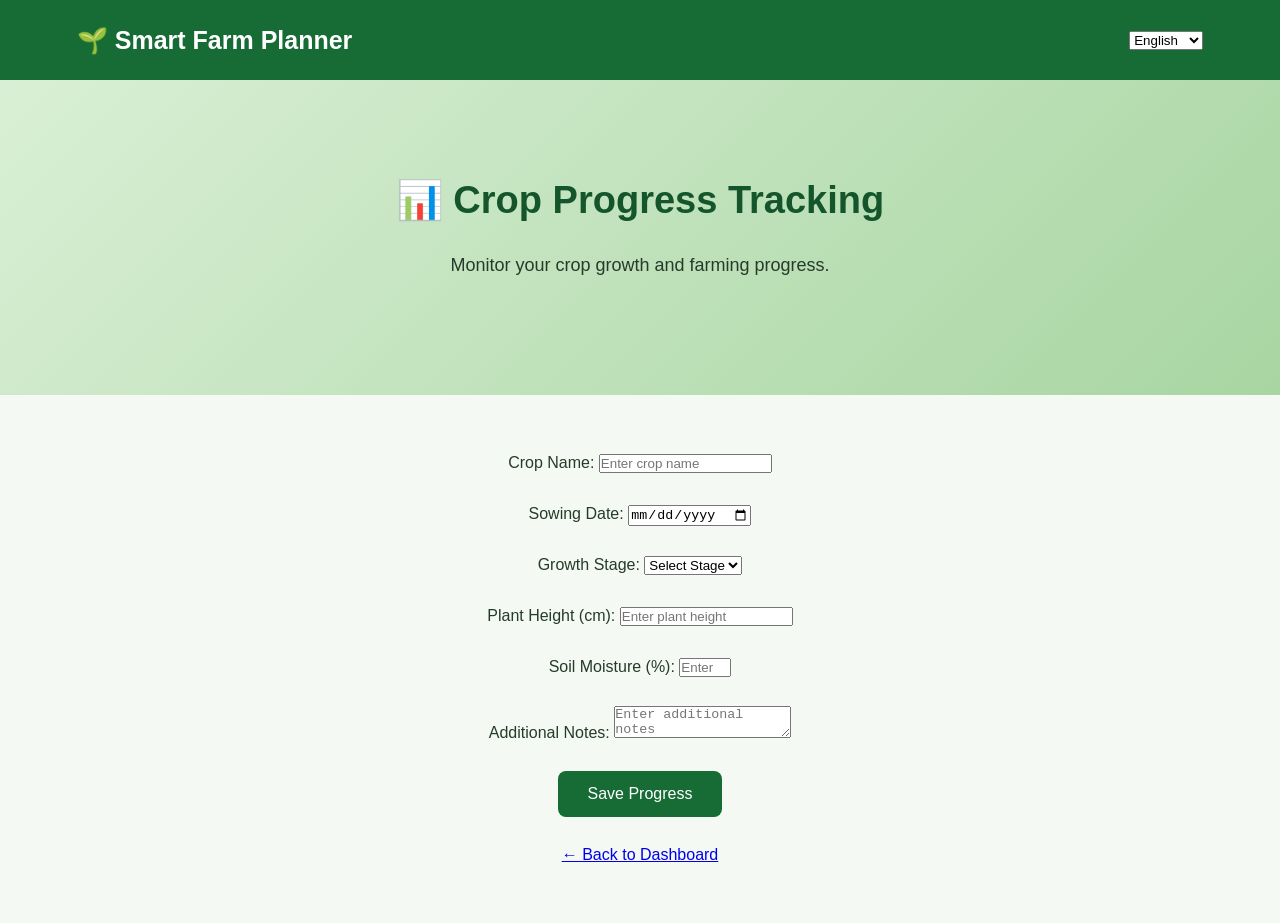
<file: frontend/progress.html>
<!DOCTYPE html>
<html lang="en">

<head>
    <meta charset="UTF-8">
    <meta name="viewport" content="width=device-width, initial-scale=1.0">
    <title>Progress Tracking</title>
    <link rel="stylesheet" href="style.css">
</head>

<body>

    <header>
        <h2>🌱 Smart Farm Planner</h2>

        <select id="languageSelect" onchange="changeLanguage()">
            <option value="en">English</option>
            <option value="kn">ಕನ್ನಡ</option>
        </select>
    </header>

    <section class="hero">

        <h1 data-key="title">📊 Crop Progress Tracking</h1>

        <p data-key="description">
            Monitor your crop growth and farming progress.
        </p>

    </section>

    <section class="features">

        <form id="progressForm">

            <label data-key="crop">Crop Name:</label>
            <input type="text" id="progressCrop"
                data-placeholder="cropPlaceholder"
                placeholder="Enter crop name" required>

            <br><br>

            <label data-key="date">Sowing Date:</label>
            <input type="date" id="sowingDate" required>

            <br><br>

            <label data-key="stage">Growth Stage:</label>

            <select id="growthStage" required>
                <option value="" data-key="selectStage">Select Stage</option>
                <option value="Seedling" data-key="seedling">Seedling</option>
                <option value="Vegetative" data-key="vegetative">Vegetative</option>
                <option value="Flowering" data-key="flowering">Flowering</option>
                <option value="Fruiting" data-key="fruiting">Fruiting</option>
                <option value="Maturity" data-key="maturity">Maturity</option>
            </select>

            <br><br>

            <label data-key="height">Plant Height (cm):</label>
            <input type="number" id="plantHeight"
                min="0" required
                data-placeholder="heightPlaceholder"
                placeholder="Enter plant height">

            <br><br>

            <label data-key="moisture">Soil Moisture (%):</label>
            <input type="number" id="progressMoisture"
                min="0" max="100" required
                data-placeholder="moisturePlaceholder"
                placeholder="Enter soil moisture">

            <br><br>

            <label data-key="notes">Additional Notes:</label>
            <textarea id="progressNotes"
                data-placeholder="notesPlaceholder"
                placeholder="Enter additional notes"></textarea>

            <br><br>

            <button type="submit" data-key="save">
                Save Progress
            </button>

        </form>

        <div id="progressResult"></div>

        <br>

        <a href="dashboard.html" data-key="back">
            ← Back to Dashboard
        </a>

    </section>

    <script src="script.js"></script>

    <script>
        const progressTranslations = {

            en: {
                title: "📊 Crop Progress Tracking",
                description: "Monitor your crop growth and farming progress.",
                crop: "Crop Name:",
                cropPlaceholder: "Enter crop name",
                date: "Sowing Date:",
                stage: "Growth Stage:",
                selectStage: "Select Stage",
                seedling: "Seedling",
                vegetative: "Vegetative",
                flowering: "Flowering",
                fruiting: "Fruiting",
                maturity: "Maturity",
                height: "Plant Height (cm):",
                heightPlaceholder: "Enter plant height",
                moisture: "Soil Moisture (%):",
                moisturePlaceholder: "Enter soil moisture",
                notes: "Additional Notes:",
                notesPlaceholder: "Enter additional notes",
                save: "Save Progress",
                back: "← Back to Dashboard"
            },

            kn: {
                title: "📊 ಬೆಳೆ ಪ್ರಗತಿ ಮೇಲ್ವಿಚಾರಣೆ",
                description: "ನಿಮ್ಮ ಬೆಳೆಯ ಬೆಳವಣಿಗೆ ಮತ್ತು ಕೃಷಿ ಪ್ರಗತಿಯನ್ನು ಗಮನಿಸಿ.",
                crop: "ಬೆಳೆಯ ಹೆಸರು:",
                cropPlaceholder: "ಬೆಳೆಯ ಹೆಸರನ್ನು ನಮೂದಿಸಿ",
                date: "ಬಿತ್ತನೆ ದಿನಾಂಕ:",
                stage: "ಬೆಳವಣಿಗೆಯ ಹಂತ:",
                selectStage: "ಹಂತವನ್ನು ಆಯ್ಕೆಮಾಡಿ",
                seedling: "ಸಸಿ ಹಂತ",
                vegetative: "ಸಸ್ಯ ಬೆಳವಣಿಗೆಯ ಹಂತ",
                flowering: "ಹೂ ಬಿಡುವ ಹಂತ",
                fruiting: "ಹಣ್ಣು ಬಿಡುವ ಹಂತ",
                maturity: "ಪಕ್ವತೆಯ ಹಂತ",
                height: "ಸಸ್ಯದ ಎತ್ತರ (ಸೆಂ.ಮೀ.):",
                heightPlaceholder: "ಸಸ್ಯದ ಎತ್ತರವನ್ನು ನಮೂದಿಸಿ",
                moisture: "ಮಣ್ಣಿನ ತೇವಾಂಶ (%):",
                moisturePlaceholder: "ಮಣ್ಣಿನ ತೇವಾಂಶವನ್ನು ನಮೂದಿಸಿ",
                notes: "ಹೆಚ್ಚುವರಿ ಟಿಪ್ಪಣಿಗಳು:",
                notesPlaceholder: "ಹೆಚ್ಚುವರಿ ಮಾಹಿತಿಯನ್ನು ನಮೂದಿಸಿ",
                save: "ಪ್ರಗತಿಯನ್ನು ಉಳಿಸಿ",
                back: "← ಡ್ಯಾಶ್‌ಬೋರ್ಡ್‌ಗೆ ಹಿಂತಿರುಗಿ"
            }
        };

        function changeLanguage() {

            const lang = document.getElementById("languageSelect").value;

            localStorage.setItem("farmLanguage", lang);

            document.querySelectorAll("[data-key]").forEach(element => {
                const key = element.getAttribute("data-key");
                element.textContent = progressTranslations[lang][key];
            });

            document.querySelectorAll("[data-placeholder]").forEach(element => {
                const key = element.getAttribute("data-placeholder");
                element.placeholder = progressTranslations[lang][key];
            });
        }

        window.addEventListener("DOMContentLoaded", function () {

            const savedLanguage = localStorage.getItem("farmLanguage") || "en";

            document.getElementById("languageSelect").value = savedLanguage;

            changeLanguage();

        });
    </script>

</body>
</html>
</file>
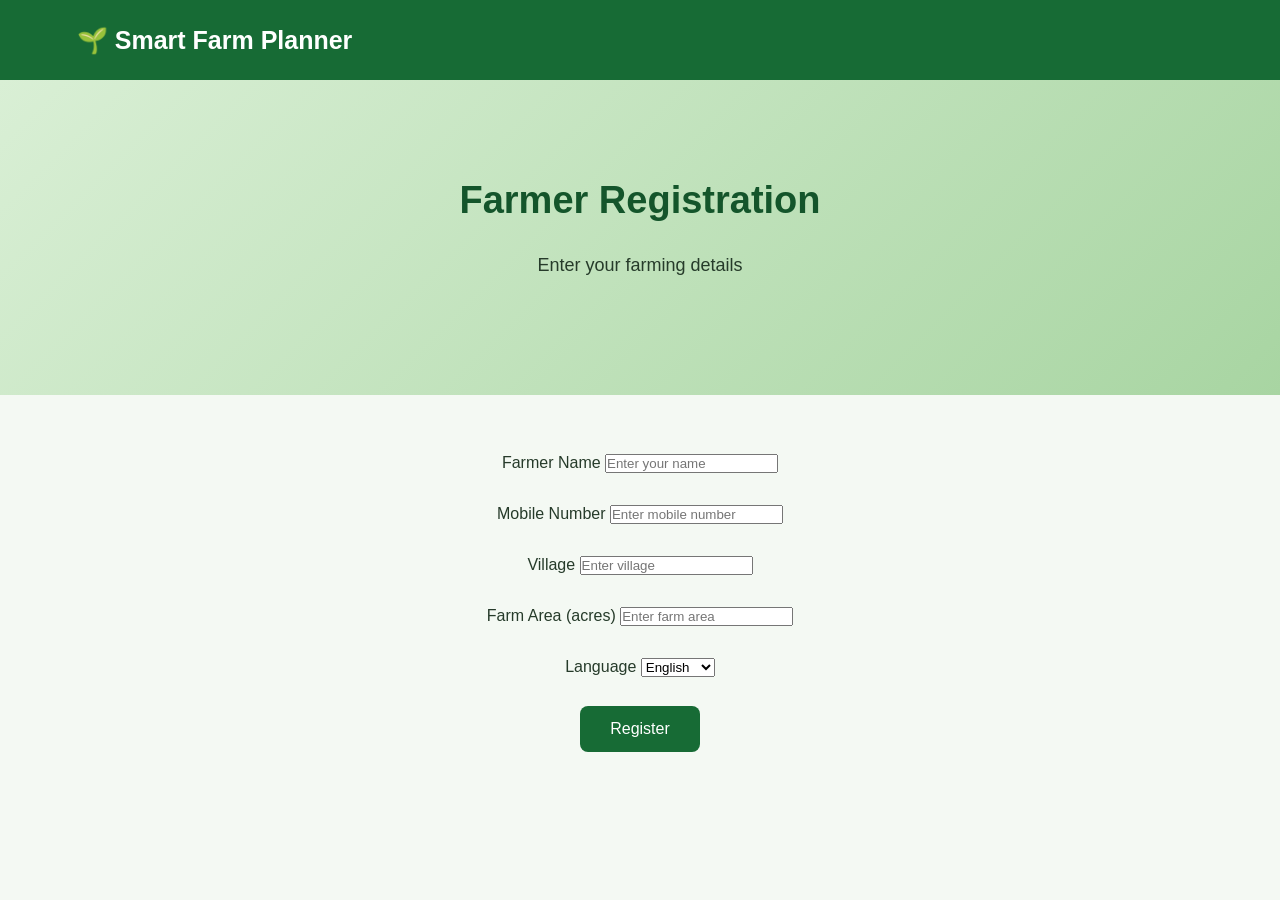
<file: frontend/register.html>
<!DOCTYPE html>
<html lang="en">

<head>
    <meta charset="UTF-8">
    <meta name="viewport" content="width=device-width, initial-scale=1.0">
    <title>Farmer Registration</title>
    <link rel="stylesheet" href="style.css">
</head>

<body>

    <header>
        <h2>🌱 Smart Farm Planner</h2>
    </header>

    <section class="hero">
        <h1 data-translate="regTitle">Farmer Registration</h1>
        <p data-translate="regDesc">Enter your farming details</p>
    </section>

    <section class="features">

        <form id="farmerForm">

            <label data-translate="farmerName">Farmer Name</label>
            <input type="text" id="name"
                data-translate-placeholder="namePlaceholder"
                placeholder="Enter your name" required>

            <br><br>

            <label data-translate="mobile">Mobile Number</label>
            <input type="tel" id="mobile"
                data-translate-placeholder="mobilePlaceholder"
                placeholder="Enter mobile number" required>

            <br><br>

            <label data-translate="village">Village</label>
            <input type="text" id="village"
                data-translate-placeholder="villagePlaceholder"
                placeholder="Enter village" required>

            <br><br>

            <label data-translate="farmArea">Farm Area (acres)</label>
            <input type="number" id="area"
                data-translate-placeholder="areaPlaceholder"
                placeholder="Enter farm area"
                min="0.01" required>

            <br><br>

            <label data-translate="language">Language</label>

            <select id="languageSelect" onchange="changeLanguage()">
                <option value="en">English</option>
                <option value="kn">ಕನ್ನಡ</option>
            </select>

            <br><br>

            <button type="submit" data-translate="registerBtn">
                Register
            </button>

        </form>

    </section>

    <script src="script.js"></script>

    <script>
        const registerTranslations = {
            en: {
                regTitle: "Farmer Registration",
                regDesc: "Enter your farming details",
                farmerName: "Farmer Name",
                namePlaceholder: "Enter your name",
                mobile: "Mobile Number",
                mobilePlaceholder: "Enter mobile number",
                village: "Village",
                villagePlaceholder: "Enter village",
                farmArea: "Farm Area (acres)",
                areaPlaceholder: "Enter farm area",
                language: "Language",
                registerBtn: "Register"
            },

            kn: {
                regTitle: "ರೈತರ ನೋಂದಣಿ",
                regDesc: "ನಿಮ್ಮ ಕೃಷಿ ವಿವರಗಳನ್ನು ನಮೂದಿಸಿ",
                farmerName: "ರೈತರ ಹೆಸರು",
                namePlaceholder: "ನಿಮ್ಮ ಹೆಸರನ್ನು ನಮೂದಿಸಿ",
                mobile: "ಮೊಬೈಲ್ ಸಂಖ್ಯೆ",
                mobilePlaceholder: "ಮೊಬೈಲ್ ಸಂಖ್ಯೆಯನ್ನು ನಮೂದಿಸಿ",
                village: "ಗ್ರಾಮ",
                villagePlaceholder: "ಗ್ರಾಮದ ಹೆಸರನ್ನು ನಮೂದಿಸಿ",
                farmArea: "ಕೃಷಿ ಭೂಮಿಯ ವಿಸ್ತೀರ್ಣ (ಎಕರೆ)",
                areaPlaceholder: "ಕೃಷಿ ಭೂಮಿಯ ವಿಸ್ತೀರ್ಣ ನಮೂದಿಸಿ",
                language: "ಭಾಷೆ",
                registerBtn: "ನೋಂದಣಿ ಮಾಡಿ"
            }
        };

        function changeLanguage() {
            const lang = document.getElementById("languageSelect").value;

            localStorage.setItem("farmLanguage", lang);

            document.querySelectorAll("[data-translate]").forEach(element => {
                const key = element.getAttribute("data-translate");
                if (registerTranslations[lang][key]) {
                    element.textContent = registerTranslations[lang][key];
                }
            });

            document.querySelectorAll("[data-translate-placeholder]").forEach(element => {
                const key = element.getAttribute("data-translate-placeholder");
                if (registerTranslations[lang][key]) {
                    element.placeholder = registerTranslations[lang][key];
                }
            });
        }

        window.addEventListener("DOMContentLoaded", function () {
            const savedLanguage = localStorage.getItem("farmLanguage") || "en";
            document.getElementById("languageSelect").value = savedLanguage;
            changeLanguage();
        });
    </script>

</body>
</html>
</file>
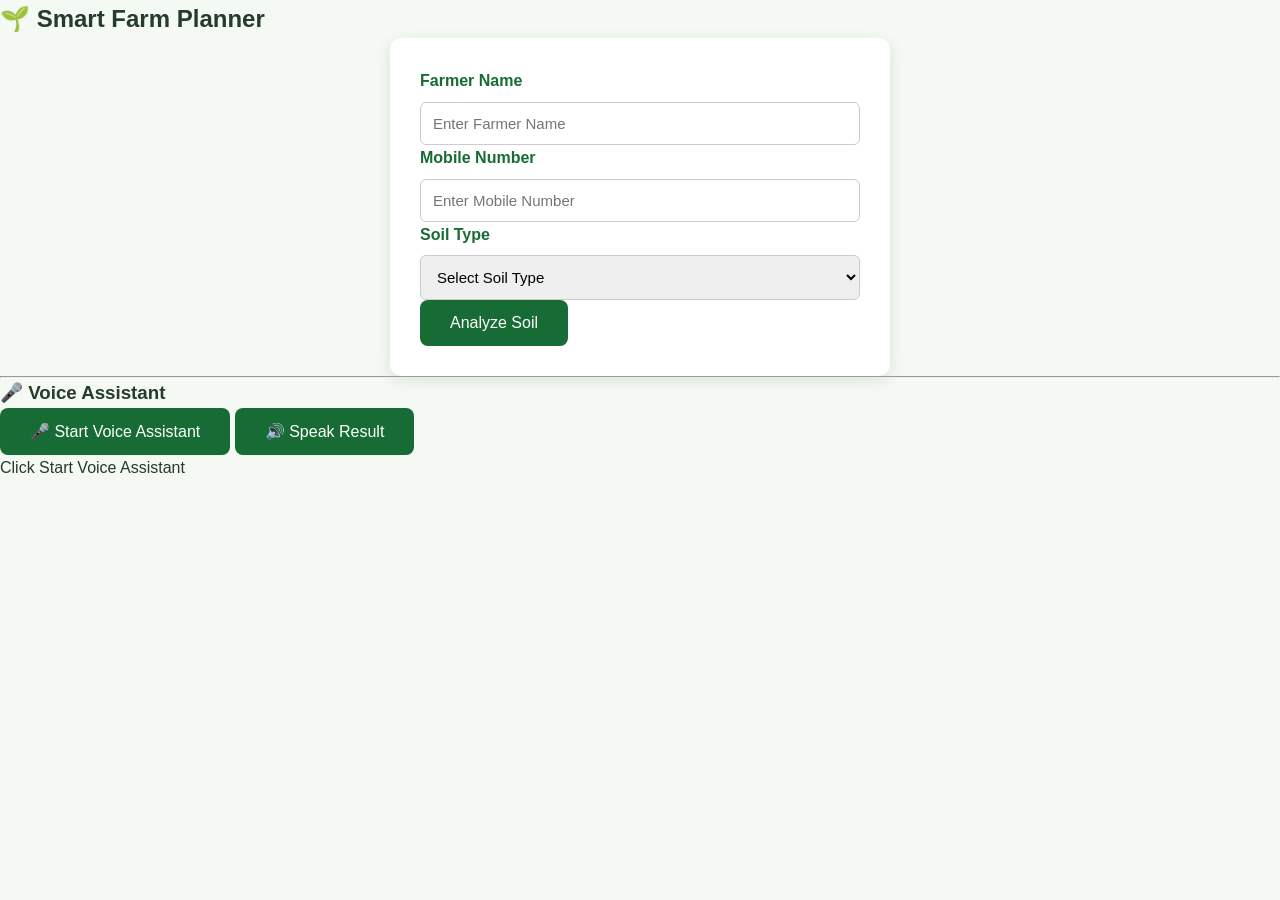
<file: frontend/soil.html>
<!DOCTYPE html>
<html lang="en">
<head>
    <meta charset="UTF-8">
    <meta name="viewport" content="width=device-width, initial-scale=1.0">
    <title>Smart Farm Planner</title>
    <link rel="stylesheet" href="style.css">
</head>
<body>

<div class="login-box">

    <h2>🌱 Smart Farm Planner</h2>

    <form id="soilForm" onsubmit="analyzeSoil(event)">

        <label>Farmer Name</label>
        <input type="text" id="name"
        placeholder="Enter Farmer Name" required>

        <label>Mobile Number</label>
        <input type="tel" id="mobile"
        placeholder="Enter Mobile Number"
        pattern="[0-9]{10}" maxlength="10" required>

        <label>Soil Type</label>
        <select id="soilType" required>
            <option value="">Select Soil Type</option>
            <option value="Red Soil">Red Soil</option>
            <option value="Black Soil">Black Soil</option>
            <option value="Sandy Soil">Sandy Soil</option>
            <option value="Clay Soil">Clay Soil</option>
            <option value="Loamy Soil">Loamy Soil</option>
        </select>

        <button type="submit">Analyze Soil</button>

    </form>

    <div id="result"></div>

    <hr>

    <h3>🎤 Voice Assistant</h3>

    <button type="button" onclick="startVoice()">
        🎤 Start Voice Assistant
    </button>

    <button type="button" onclick="readResult()">
        🔊 Speak Result
    </button>

    <p id="voiceStatus">Click Start Voice Assistant</p>

</div>

<script>

// SOIL ANALYSIS
function analyzeSoil(event) {

    event.preventDefault();

    const name = document.getElementById("name").value;
    const mobile = document.getElementById("mobile").value;
    const soilType = document.getElementById("soilType").value;

    let recommendation;

    if (soilType === "Red Soil") {
        recommendation = "Suitable crops include groundnut, ragi and millets.";
    }
    else if (soilType === "Black Soil") {
        recommendation = "Suitable crops include cotton, soybean and pulses.";
    }
    else if (soilType === "Sandy Soil") {
        recommendation = "Suitable crops include groundnut, watermelon and carrots.";
    }
    else if (soilType === "Clay Soil") {
        recommendation = "Suitable crops include paddy and wheat.";
    }
    else {
        recommendation = "Suitable crops include vegetables, maize and pulses.";
    }

    document.getElementById("result").innerHTML = `
        <h3>🌱 Soil Analysis Result</h3>
        <p><b>Farmer Name:</b> ${name}</p>
        <p><b>Mobile Number:</b> ${mobile}</p>
        <p><b>Soil Type:</b> ${soilType}</p>
        <p><b>Crop Recommendation:</b> ${recommendation}</p>
    `;

    speak("Hello " + name + ". Your soil type is " +
        soilType + ". " + recommendation);
}


// VOICE OUTPUT
function speak(message) {

    const speech = new SpeechSynthesisUtterance(message);

    speech.lang = "en-IN";
    speech.rate = 0.9;

    window.speechSynthesis.cancel();
    window.speechSynthesis.speak(speech);
}


// VOICE ASSISTANT
function startVoice() {

    const SpeechRecognition =
        window.SpeechRecognition ||
        window.webkitSpeechRecognition;

    if (!SpeechRecognition) {
        alert("Please use Google Chrome for voice recognition.");
        return;
    }

    const recognition = new SpeechRecognition();

    recognition.lang = "en-IN";
    recognition.continuous = false;

    document.getElementById("voiceStatus").innerText =
        "🎤 Listening... Speak now";

    recognition.onresult = function(event) {

        const command =
            event.results[0][0].transcript.toLowerCase();

        document.getElementById("voiceStatus").innerText =
            "You said: " + command;

        if (command.includes("red soil")) {
            document.getElementById("soilType").value = "Red Soil";
        }
        else if (command.includes("black soil")) {
            document.getElementById("soilType").value = "Black Soil";
        }
        else if (command.includes("sandy soil")) {
            document.getElementById("soilType").value = "Sandy Soil";
        }
        else if (command.includes("clay soil")) {
            document.getElementById("soilType").value = "Clay Soil";
        }
        else if (command.includes("loamy soil")) {
            document.getElementById("soilType").value = "Loamy Soil";
        }

        if (command.includes("analyze")) {
            document.getElementById("soilForm").requestSubmit();
        }
        else {
            speak("Voice command received.");
        }
    };

    recognition.onerror = function() {
        document.getElementById("voiceStatus").innerText =
            "Voice error. Please try again.";
    };

    recognition.start();
}


// SPEAK RESULT
function readResult() {

    const result = document.getElementById("result").innerText;

    if (result.trim() === "") {
        speak("Please analyze the soil first.");
    }
    else {
        speak(result);
    }
}

</script>

</body>
</html>
</file>
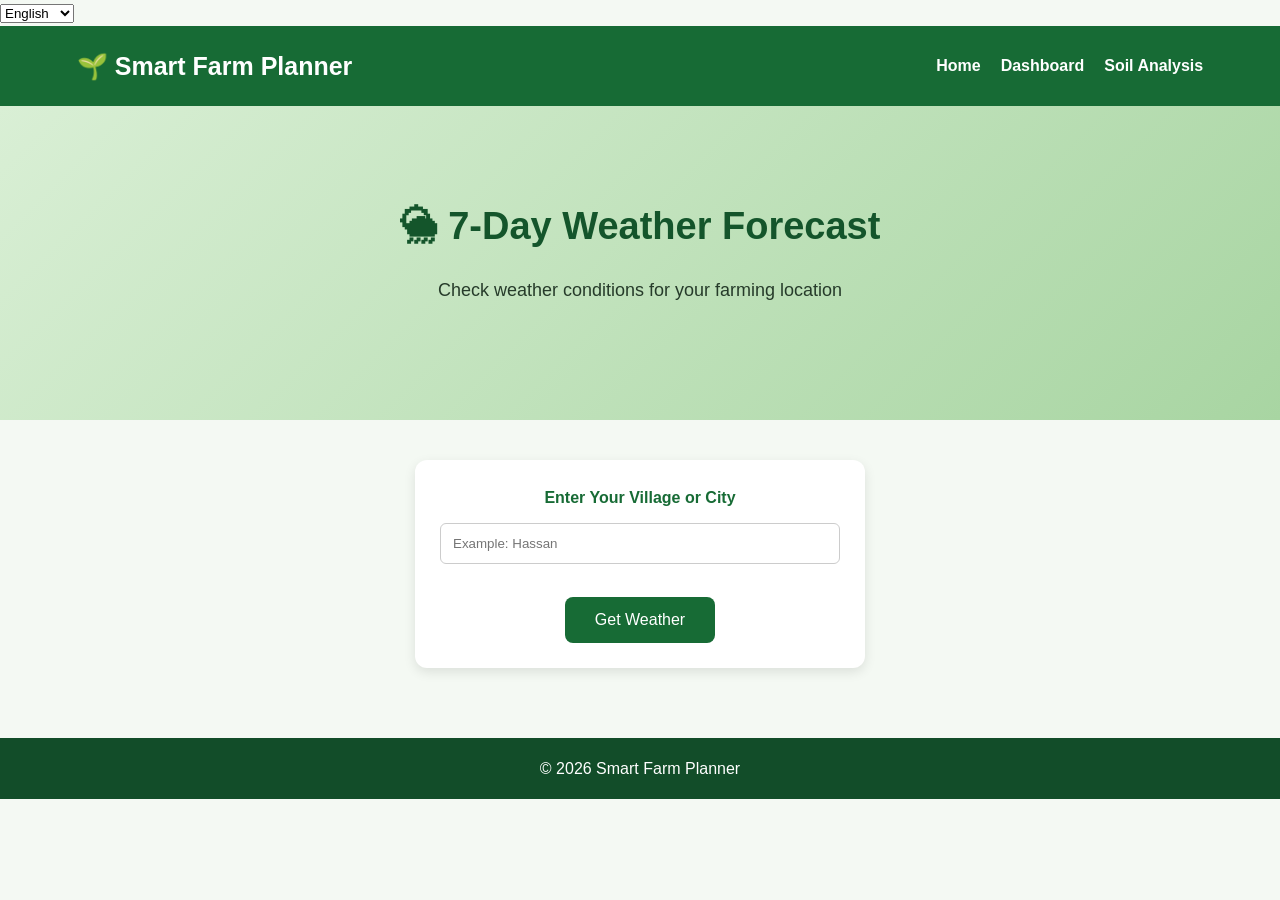
<file: frontend/weather.html>
<!DOCTYPE html>
<html lang="en">

<head>
    <meta charset="UTF-8">
    <meta name="viewport" content="width=device-width, initial-scale=1.0">

    <title>Weather Forecast - Smart Farm Planner</title>

    <link rel="stylesheet" href="style.css">
</head>

<body>

    <select id="languageSelect" onchange="changeLanguage()">
        <option value="en">English</option>
        <option value="kn">ಕನ್ನಡ</option>
    </select>

    <header>
        <h2 data-key="heading">🌱 Smart Farm Planner</h2>

        <nav>
            <a href="index.html" data-key="home">Home</a>
            <a href="dashboard.html" data-key="dashboard">Dashboard</a>
            <a href="soil.html" data-key="soil">Soil Analysis</a>
        </nav>
    </header>

    <section class="hero">
        <h1 data-key="title">🌦 7-Day Weather Forecast</h1>
        <p data-key="description">
            Check weather conditions for your farming location
        </p>
    </section>

    <section class="weather-section">

        <form id="weatherForm">

            <label data-key="village">Enter Your Village or City</label>

            <input
                type="text"
                id="city"
                placeholder="Example: Hassan"
                data-placeholder="cityPlaceholder"
                required>

            <button type="submit" data-key="button">Get Weather</button>

        </form>

        <div id="weatherResult"></div>

    </section>

    <footer>
        <p data-key="footer">© 2026 Smart Farm Planner</p>
    </footer>

    <script src="script.js"></script>

    <script>
        const weatherTranslations = {

            en: {
                heading: "🌱 Smart Farm Planner",
                home: "Home",
                dashboard: "Dashboard",
                soil: "Soil Analysis",
                title: "🌦 7-Day Weather Forecast",
                description: "Check weather conditions for your farming location",
                village: "Enter Your Village or City",
                cityPlaceholder: "Example: Hassan",
                button: "Get Weather",
                footer: "© 2026 Smart Farm Planner"
            },

            kn: {
                heading: "🌱 ಸ್ಮಾರ್ಟ್ ಕೃಷಿ ಯೋಜಕ",
                home: "ಮುಖಪುಟ",
                dashboard: "ಡ್ಯಾಶ್‌ಬೋರ್ಡ್",
                soil: "ಮಣ್ಣಿನ ವಿಶ್ಲೇಷಣೆ",
                title: "🌦 7 ದಿನಗಳ ಹವಾಮಾನ ಮುನ್ಸೂಚನೆ",
                description: "ನಿಮ್ಮ ಕೃಷಿ ಸ್ಥಳದ ಹವಾಮಾನ ಪರಿಸ್ಥಿತಿಯನ್ನು ಪರಿಶೀಲಿಸಿ",
                village: "ನಿಮ್ಮ ಗ್ರಾಮ ಅಥವಾ ನಗರದ ಹೆಸರನ್ನು ನಮೂದಿಸಿ",
                cityPlaceholder: "ಉದಾಹರಣೆ: ಹಾಸನ",
                button: "ಹವಾಮಾನ ಪಡೆಯಿರಿ",
                footer: "© 2026 ಸ್ಮಾರ್ಟ್ ಕೃಷಿ ಯೋಜಕ"
            }

        };

        function changeLanguage() {

            const lang = document.getElementById("languageSelect").value;

            localStorage.setItem("farmLanguage", lang);

            document.querySelectorAll("[data-key]").forEach(element => {
                const key = element.getAttribute("data-key");
                element.textContent = weatherTranslations[lang][key];
            });

            document.querySelectorAll("[data-placeholder]").forEach(element => {
                const key = element.getAttribute("data-placeholder");
                element.placeholder = weatherTranslations[lang][key];
            });

            document.documentElement.lang = lang;
        }

        window.addEventListener("DOMContentLoaded", function () {

            const savedLanguage = localStorage.getItem("farmLanguage") || "en";

            document.getElementById("languageSelect").value = savedLanguage;

            changeLanguage();

        });
    </script>

</body>
</html>
</file>
<file: frontend_c/frontend/style.css>
:root{--bg:#eef1e4;--card:#fbfcf6;--ink:#1c2a20;--mute:#5d6b60;--leaf:#2c7a4b;--water:#25689f;--sun:#c98a0b;--bad:#b3341f;--line:#d3d9c4;--r:10px;box-sizing:border-box;padding-top:env(safe-area-inset-top,0px);padding-bottom:env(safe-area-inset-bottom,0px)}
@media (prefers-color-scheme:dark){:root:not([data-theme="light"]){--bg:#17201a;--card:#202c24;--ink:#e8eede;--mute:#9fae9f;--leaf:#5fc487;--water:#6bb2ea;--sun:#e8b43f;--bad:#f0806b;--line:#34443a;color-scheme:dark}}
:root[data-theme="dark"]{--bg:#17201a;--card:#202c24;--ink:#e8eede;--mute:#9fae9f;--leaf:#5fc487;--water:#6bb2ea;--sun:#e8b43f;--bad:#f0806b;--line:#34443a;color-scheme:dark}
html{scroll-padding-top:env(safe-area-inset-top,0px)}
*{box-sizing:border-box}
body{margin:0;background:var(--bg);color:var(--ink);font:16px/1.5 "Bricolage Grotesque",system-ui,sans-serif}
header{display:flex;flex-wrap:wrap;gap:10px;align-items:center;justify-content:space-between;padding:14px 18px;border-bottom:2px solid var(--leaf)}
h1{font-size:1.4rem;margin:0;font-weight:800}
h2{font-size:1.1rem;margin:0 0 10px}
main{max-width:1100px;margin:0 auto;padding:16px;display:grid;gap:16px}
.bar{display:flex;gap:8px;flex-wrap:wrap;align-items:center}
select,input,button{font:inherit;color:var(--ink);background:var(--card);border:1.5px solid var(--line);border-radius:var(--r);padding:10px 12px;min-height:44px}
button{cursor:pointer;font-weight:600}
button.go{background:var(--leaf);color:#fff;border-color:var(--leaf)}
:root[data-theme="dark"] button.go{color:#10200f}
:focus-visible{outline:3px solid var(--water);outline-offset:2px}
.card{background:var(--card);border:1px solid var(--line);border-radius:var(--r);padding:16px}
.intro{border-left:6px solid var(--sun)}
.grid{display:grid;gap:16px;grid-template-columns:repeat(auto-fit,minmax(300px,1fr))}
label{display:block;font-weight:600;font-size:.9rem;margin-top:10px}
label input,label select{width:100%;margin-top:4px}
.err{color:var(--bad);font-size:.85rem;min-height:1.1em}
.days{display:grid;grid-template-columns:repeat(7,minmax(86px,1fr));gap:8px;overflow-x:auto;padding-bottom:4px}
.day{border:1px solid var(--line);border-radius:var(--r);padding:8px;text-align:center;font-size:.85rem}
.day b{display:block}
.drop{height:44px;display:flex;align-items:flex-end;justify-content:center;margin:6px 0}
.drop i{display:block;width:70%;background:var(--water);border-radius:4px 4px 0 0;min-height:2px}
.alert{padding:10px 12px;border-radius:var(--r);margin:6px 0;border:1px solid;font-size:.92rem}
.alert.hi{border-color:var(--bad);color:var(--bad)}
.alert.med{border-color:var(--sun);color:var(--sun)}
.alert.ok{border-color:var(--leaf);color:var(--leaf)}
.spark{width:100%;height:90px}
.kpi{font-size:1.6rem;font-weight:800}
.muted{color:var(--mute);font-size:.85rem}
.badge{padding:3px 10px;border-radius:99px;font-size:.8rem;font-weight:600;border:1px solid var(--line)}
.on{color:var(--leaf)}.off{color:var(--bad)}
.hidden{display:none}
.toast{position:fixed;left:50%;bottom:calc(16px + env(safe-area-inset-bottom,0px));transform:translateX(-50%);background:var(--ink);color:var(--bg);padding:10px 16px;border-radius:99px;font-size:.9rem;max-width:90vw}
@media (prefers-reduced-motion:no-preference){.drop i{transition:height .4s}}
</file>
<file: frontend/style.css>
/* BASIC SETTINGS */

* {
    margin: 0;
    padding: 0;
    box-sizing: border-box;
}

body {
    font-family: Arial, sans-serif;
    background-color: #f4f9f3;
    color: #263b2a;
    line-height: 1.6;
}

/* NAVIGATION BAR */

header {
    background-color: #176b35;
    color: white;
    padding: 20px 6%;
    display: flex;
    justify-content: space-between;
    align-items: center;
    flex-wrap: wrap;
}

header h2 {
    font-size: 25px;
}

nav {
    display: flex;
    gap: 20px;
}

nav a {
    color: white;
    text-decoration: none;
    font-weight: bold;
}

nav a:hover {
    color: #b8f5a9;
}

/* HERO SECTION */

.hero {
    background: linear-gradient(135deg, #d9efd5, #a8d5a2);
    text-align: center;
    padding: 90px 20px;
}

.hero h1 {
    font-size: 38px;
    color: #14552b;
    margin-bottom: 20px;
}

.hero p {
    font-size: 18px;
    max-width: 650px;
    margin: 0 auto 25px;
}

/* BUTTON */

button {
    background-color: #176b35;
    color: white;
    border: none;
    padding: 14px 30px;
    font-size: 16px;
    border-radius: 8px;
    cursor: pointer;
}

button:hover {
    background-color: #0e4b24;
}

/* FEATURES SECTION */

.features {
    text-align: center;
    padding: 55px 20px;
}

.features h2 {
    color: #176b35;
    margin-bottom: 30px;
    font-size: 30px;
}

.card-container {
    display: flex;
    justify-content: center;
    flex-wrap: wrap;
    gap: 22px;
}

.card {
    background-color: white;
    width: 230px;
    padding: 25px;
    border-radius: 12px;
    box-shadow: 0 4px 12px rgba(0,0,0,0.08);
}

.card:hover {
    transform: translateY(-5px);
}

.card h3 {
    color: #176b35;
    margin-bottom: 12px;
}

/* ABOUT SECTION */

.about {
    background-color: #e5f1e3;
    text-align: center;
    padding: 45px 20px;
}

.about h2 {
    color: #176b35;
    margin-bottom: 15px;
}

.about p {
    max-width: 700px;
    margin: auto;
}

/* FOOTER */

footer {
    background-color: #124d29;
    color: white;
    text-align: center;
    padding: 18px;
}

/* MOBILE DESIGN */

@media (max-width: 600px) {

    header {
        flex-direction: column;
        gap: 15px;
    }

    .hero h1 {
        font-size: 28px;
    }

    .card {
        width: 100%;
        max-width: 320px;
    }
}

/* FARMER DASHBOARD */

.dashboard {
    padding: 45px 6%;
    text-align: center;
}

.dashboard h1 {
    color: #176b35;
    font-size: 32px;
    margin-bottom: 10px;
}

.dashboard-container {
    display: grid;
    grid-template-columns: repeat(3, 1fr);
    gap: 25px;
    margin-top: 35px;
}

.dashboard-card {
    background: white;
    padding: 30px 20px;
    border-radius: 12px;
    box-shadow: 0 4px 12px rgba(0,0,0,0.08);
}

.dashboard-card h2 {
    color: #176b35;
    font-size: 21px;
    margin-bottom: 12px;
}

.dashboard-card p {
    margin-bottom: 18px;
}

.dashboard-card a {
    display: inline-block;
    background: #176b35;
    color: white;
    padding: 10px 18px;
    border-radius: 6px;
    text-decoration: none;
}

.dashboard-card a:hover {
    background: #0e4b24;
}

@media (max-width: 700px) {
    .dashboard-container {
        grid-template-columns: 1fr;
    }
}

/* SOIL ANALYSIS PAGE */

#soilForm {
    background: white;
    max-width: 500px;
    margin: auto;
    padding: 30px;
    border-radius: 12px;
    box-shadow: 0 4px 15px rgba(0,0,0,0.1);
    text-align: left;
}

#soilForm h2 {
    text-align: center;
    color: #176b35;
}

#soilForm label {
    display: block;
    color: #176b35;
    font-weight: bold;
}

#soilForm input,
#soilForm select {
    width: 100%;
    padding: 12px;
    border: 1px solid #ccc;
    border-radius: 6px;
    margin-top: 8px;
    font-size: 15px;
}

#soilResult {
    max-width: 500px;
    margin: 25px auto;
    padding: 20px;
    background: #e5f1e3;
    border-radius: 10px;
    text-align: left;
}

#soilResult:empty {
    display: none;
}

/* WEATHER FORECAST PAGE */

.weather-section {
    padding: 40px 6%;
    text-align: center;
}

#weatherForm {
    background: white;
    max-width: 450px;
    margin: auto;
    padding: 25px;
    border-radius: 12px;
    box-shadow: 0 4px 12px rgba(0,0,0,0.1);
}

#weatherForm label {
    display: block;
    color: #176b35;
    font-weight: bold;
    margin-bottom: 12px;
}

#weatherForm input {
    width: 100%;
    padding: 12px;
    border: 1px solid #ccc;
    border-radius: 6px;
    margin-bottom: 18px;
}

#weatherResult {
    margin-top: 30px;
}

.weather-current {
    background: #e5f1e3;
    padding: 25px;
    border-radius: 12px;
    margin-bottom: 25px;
}

.forecast-container {
    display: grid;
    grid-template-columns: repeat(4, 1fr);
    gap: 15px;
}

.forecast-card {
    background: white;
    padding: 20px 10px;
    border-radius: 10px;
    box-shadow: 0 3px 10px rgba(0,0,0,0.08);
}

.forecast-card h3 {
    color: #176b35;
}

.weather-section button {
    margin-top: 15px;
}

@media(max-width: 700px) {
    .forecast-container {
        grid-template-columns: repeat(2, 1fr);
    }
}

/* IRRIGATION PLANNER */

#irrigationForm {
    background: white;
    max-width: 500px;
    margin: auto;
    padding: 30px;
    border-radius: 12px;
    box-shadow: 0 4px 15px rgba(0,0,0,0.1);
    text-align: left;
}

#irrigationForm h2 {
    text-align: center;
    color: #176b35;
}

#irrigationForm label {
    display: block;
    color: #176b35;
    font-weight: bold;
}

#irrigationForm input,
#irrigationForm select {
    width: 100%;
    padding: 12px;
    border: 1px solid #ccc;
    border-radius: 6px;
    margin-top: 8px;
}

#irrigationResult {
    max-width: 500px;
    margin: 25px auto;
    padding: 22px;
    background: #e5f1e3;
    border-radius: 12px;
    text-align: left;
}

#irrigationResult:empty {
    display: none;
}

/* CROP HEALTH PAGE */

#cropHealthForm {
    background: white;
    max-width: 500px;
    margin: auto;
    padding: 30px;
    border-radius: 12px;
    box-shadow: 0 4px 15px rgba(0,0,0,0.1);
    text-align: left;
}

#cropHealthForm h2 {
    text-align: center;
    color: #176b35;
}

#cropHealthForm label {
    display: block;
    color: #176b35;
    font-weight: bold;
}

#cropHealthForm input,
#cropHealthForm select,
#cropHealthForm textarea {
    width: 100%;
    padding: 12px;
    border: 1px solid #ccc;
    border-radius: 6px;
    margin-top: 8px;
    font-family: Arial, sans-serif;
}

#cropHealthResult {
    max-width: 500px;
    margin: 25px auto;
    padding: 22px;
    background: #e5f1e3;
    border-radius: 12px;
    text-align: left;
}

#cropHealthResult:empty {
    display: none;
}
/* EXTRA MOBILE RESPONSIVENESS */

html, body {
    width: 100%;
    overflow-x: hidden;
}

img {
    max-width: 100%;
    height: auto;
}

nav {
    flex-wrap: wrap;
    justify-content: center;
}

#soilForm,
#weatherForm,
#irrigationForm,
#cropHealthForm {
    width: 90%;
}

@media (max-width: 600px) {

    header {
        padding: 15px;
        text-align: center;
    }

    header h2 {
        font-size: 21px;
    }

    nav {
        gap: 12px;
    }

    nav a {
        font-size: 14px;
    }

    .hero {
        padding: 55px 15px;
    }

    .hero h1 {
        font-size: 26px;
    }

    .hero p {
        font-size: 16px;
    }

    .features h2 {
        font-size: 25px;
    }

    .dashboard {
        padding: 30px 15px;
    }

    .dashboard h1 {
        font-size: 26px;
    }

    #soilForm,
    #weatherForm,
    #irrigationForm,
    #cropHealthForm {
        width: 92%;
        padding: 20px;
    }

    button {
        max-width: 100%;
    }

    .forecast-container {
        grid-template-columns: repeat(2, 1fr);
    }

    footer {
        font-size: 14px;
    }
}
</file>
